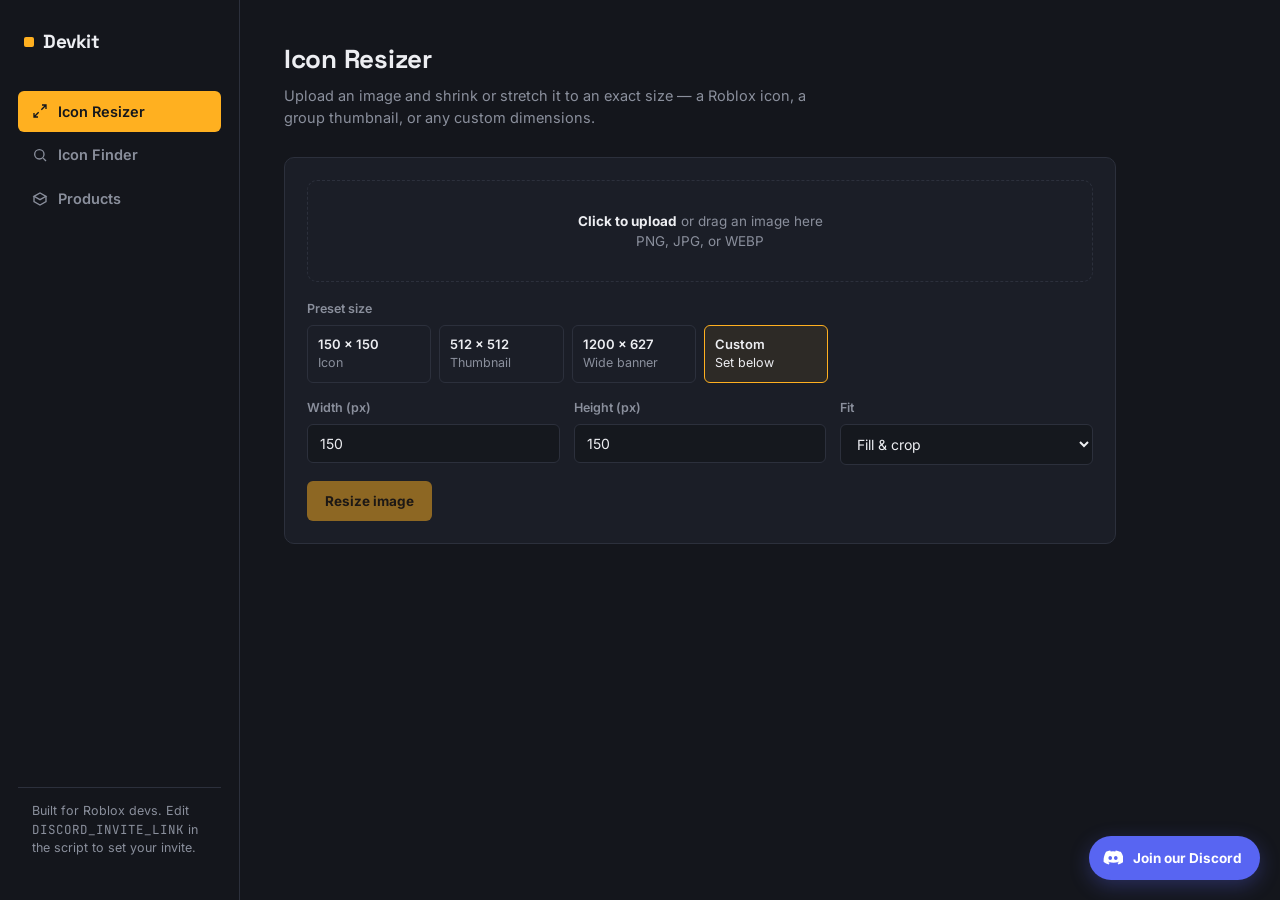
<file: index (1).html>
<!DOCTYPE html>
<html lang="en">
<head>
<meta charset="UTF-8">
<meta name="viewport" content="width=device-width, initial-scale=1.0">
<title>Devkit — Roblox Icon & Product Tools</title>
<link rel="preconnect" href="https://fonts.googleapis.com">
<link rel="preconnect" href="https://fonts.gstatic.com" crossorigin>
<link href="https://fonts.googleapis.com/css2?family=Space+Grotesk:wght@500;600;700&family=Inter:wght@400;500;600&family=JetBrains+Mono:wght@500&display=swap" rel="stylesheet">
<style>
  :root{
    --bg: #14161c;
    --surface: #1b1e27;
    --surface-2: #23273233;
    --border: #2c303c;
    --text: #edeef2;
    --muted: #8a8f9c;
    --amber: #ffb020;
    --amber-dim: #7a5b1a;
    --discord: #5865f2;
    --danger: #e5484d;
    --radius-sm: 6px;
    --radius-md: 10px;
  }

  *{ box-sizing: border-box; }
  html{ scroll-behavior: smooth; }
  body{
    margin:0;
    background: var(--bg);
    color: var(--text);
    font-family: 'Inter', system-ui, sans-serif;
    line-height: 1.5;
  }
  h1,h2,h3, .brand, .tab, .stat-num{
    font-family: 'Space Grotesk', system-ui, sans-serif;
  }
  code, .mono, .id-badge, input[type="number"]{
    font-family: 'JetBrains Mono', monospace;
  }

  a{ color: var(--amber); }

  /* ---------- layout shell ---------- */
  .shell{
    display:grid;
    grid-template-columns: 240px 1fr;
    min-height: 100vh;
  }
  @media (max-width: 860px){
    .shell{ grid-template-columns: 1fr; }
    .sidebar{ position: static; flex-direction:row; overflow-x:auto; height:auto; border-right:none; border-bottom:1px solid var(--border); }
    .sidebar .brand{ display:none; }
    .nav{ flex-direction:row; padding: 8px; gap:4px; }
    .tab{ white-space:nowrap; }
  }

  .sidebar{
    position: sticky;
    top:0;
    height:100vh;
    border-right:1px solid var(--border);
    display:flex;
    flex-direction:column;
    padding: 28px 18px;
  }
  .brand{
    font-size: 19px;
    font-weight:700;
    letter-spacing: -0.02em;
    display:flex;
    align-items:center;
    gap:9px;
    margin-bottom: 34px;
    padding: 0 6px;
  }
  .brand .dot{
    width:10px; height:10px;
    background: var(--amber);
    border-radius: 2px;
    flex-shrink:0;
  }
  .nav{
    display:flex;
    flex-direction:column;
    gap: 2px;
  }
  .tab{
    all: unset;
    cursor:pointer;
    padding: 10px 14px;
    border-radius: var(--radius-sm);
    color: var(--muted);
    font-size: 14.5px;
    font-weight: 600;
    display:flex;
    align-items:center;
    gap:10px;
  }
  .tab:hover{ color: var(--text); background: var(--surface); }
  .tab.active{ color: var(--bg); background: var(--amber); }
  .tab svg{ width:16px; height:16px; flex-shrink:0; }

  .sidebar-foot{
    margin-top:auto;
    padding: 14px;
    border-top:1px solid var(--border);
    font-size: 12.5px;
    color: var(--muted);
  }

  .main{
    padding: 40px 44px 90px;
    max-width: 920px;
  }
  @media (max-width: 640px){ .main{ padding: 26px 18px 90px; } }

  .page{ display:none; }
  .page.active{ display:block; animation: fadein .25s ease; }
  @keyframes fadein{ from{ opacity:0; transform: translateY(4px); } to{ opacity:1; transform:none; } }
  @media (prefers-reduced-motion: reduce){ .page.active{ animation:none; } }

  .page-head{ margin-bottom: 28px; }
  .page-head h1{ font-size: 26px; margin: 0 0 6px; letter-spacing: -0.01em; }
  .page-head p{ margin:0; color: var(--muted); font-size: 14.5px; max-width: 60ch; }

  .card{
    background: var(--surface);
    border: 1px solid var(--border);
    border-radius: var(--radius-md);
    padding: 22px;
  }
  .card + .card{ margin-top: 16px; }

  label{
    display:block;
    font-size: 12.5px;
    font-weight: 600;
    color: var(--muted);
    margin-bottom: 6px;
  }
  .field{ margin-bottom: 16px; }
  input[type="text"], input[type="number"], input[type="url"], textarea, select{
    width:100%;
    background: #10121780;
    border: 1px solid var(--border);
    color: var(--text);
    padding: 10px 12px;
    border-radius: var(--radius-sm);
    font-size: 14px;
    font-family: inherit;
  }
  textarea{ resize: vertical; min-height: 70px; }
  input:focus, textarea:focus, select:focus, button:focus-visible, .tab:focus-visible{
    outline: 2px solid var(--amber);
    outline-offset: 1px;
  }

  .row{ display:flex; gap:14px; flex-wrap:wrap; }
  .row > .field{ flex:1; min-width: 140px; }

  .btn{
    all:unset;
    cursor:pointer;
    display:inline-flex;
    align-items:center;
    gap:8px;
    background: var(--amber);
    color: #201404;
    font-weight: 700;
    font-size: 13.5px;
    padding: 10px 18px;
    border-radius: var(--radius-sm);
  }
  .btn:hover{ filter: brightness(1.08); }
  .btn.secondary{
    background: transparent;
    border: 1px solid var(--border);
    color: var(--text);
  }
  .btn.danger{ background: transparent; color: var(--danger); padding: 6px 10px; font-size:12.5px; }
  .btn.danger:hover{ background: #e5484d1a; }
  .btn:disabled{ opacity:.5; cursor:not-allowed; }

  .dropzone{
    border: 1.5px dashed var(--border);
    border-radius: var(--radius-md);
    padding: 30px 20px;
    text-align:center;
    color: var(--muted);
    font-size: 13.5px;
    cursor:pointer;
    transition: border-color .15s, background .15s;
  }
  .dropzone:hover, .dropzone.drag{ border-color: var(--amber); background: #ffb02010; }
  .dropzone strong{ color: var(--text); }

  .preset-grid{
    display:grid;
    grid-template-columns: repeat(auto-fill, minmax(120px,1fr));
    gap:8px;
    margin-bottom: 16px;
  }
  .preset{
    all:unset;
    cursor:pointer;
    border:1px solid var(--border);
    border-radius: var(--radius-sm);
    padding: 9px 10px;
    font-size: 12.5px;
    text-align:left;
    color: var(--muted);
  }
  .preset span{ display:block; color: var(--text); font-weight:600; font-size:13px; }
  .preset:hover{ border-color: var(--amber); }
  .preset.active{ border-color: var(--amber); background: #ffb02014; color: var(--text); }

  .result-box{
    display:flex;
    gap: 20px;
    align-items:flex-start;
    flex-wrap:wrap;
    margin-top: 18px;
    padding-top: 18px;
    border-top: 1px solid var(--border);
  }
  .preview-tile{
    background:
      linear-gradient(45deg, #00000030 25%, transparent 25%),
      linear-gradient(-45deg, #00000030 25%, transparent 25%),
      linear-gradient(45deg, transparent 75%, #00000030 75%),
      linear-gradient(-45deg, transparent 75%, #00000030 75%);
    background-size: 16px 16px;
    background-position: 0 0, 0 8px, 8px -8px, -8px 0px;
    background-color:#0d0f14;
    border: 1px solid var(--border);
    border-radius: var(--radius-sm);
    display:flex; align-items:center; justify-content:center;
    overflow:hidden;
    flex-shrink:0;
  }
  .preview-tile img{ display:block; max-width:100%; max-height:100%; image-rendering: pixelated; }

  .empty{
    color: var(--muted);
    font-size: 13.5px;
    text-align:center;
    padding: 30px 10px;
  }

  /* products */
  .product-grid{
    display:grid;
    grid-template-columns: repeat(auto-fill, minmax(210px,1fr));
    gap: 14px;
    margin-top: 18px;
  }
  .product{
    background: var(--surface);
    border:1px solid var(--border);
    border-radius: var(--radius-md);
    overflow:hidden;
    display:flex;
    flex-direction:column;
  }
  .product img{ width:100%; aspect-ratio:1/1; object-fit:cover; background:#10121799; }
  .product-body{ padding: 12px 14px 14px; display:flex; flex-direction:column; gap:6px; flex:1; }
  .product-body h3{ margin:0; font-size:14.5px; }
  .product-body p{ margin:0; font-size:12.5px; color: var(--muted); flex:1; }
  .product-actions{ display:flex; justify-content:space-between; align-items:center; margin-top:6px; }
  .product-actions .btn{ padding: 7px 12px; font-size:12.5px; }

  /* discord bar */
  .discord-bar{
    position: fixed;
    bottom: 20px;
    right: 20px;
    z-index: 50;
  }
  .discord-btn{
    all:unset;
    cursor:pointer;
    display:flex;
    align-items:center;
    gap:10px;
    background: var(--discord);
    color:#fff;
    padding: 12px 18px 12px 14px;
    border-radius: 999px;
    font-weight:700;
    font-size:13.5px;
    box-shadow: 0 6px 20px #5865f24d;
  }
  .discord-btn:hover{ filter:brightness(1.08); }
  .discord-btn svg{ width:20px; height:20px; flex-shrink:0; }
  @media (max-width:640px){
    .discord-bar{ position:static; margin-top: 30px; }
    .discord-btn{ width:100%; justify-content:center; }
  }

  .toast{
    position: fixed;
    bottom: 24px;
    left: 50%;
    transform: translateX(-50%) translateY(10px);
    background: var(--surface);
    border: 1px solid var(--border);
    color: var(--text);
    padding: 10px 16px;
    border-radius: var(--radius-sm);
    font-size: 13px;
    opacity:0;
    pointer-events:none;
    transition: opacity .2s, transform .2s;
    z-index: 100;
  }
  .toast.show{ opacity:1; transform: translateX(-50%) translateY(0); }

  .hint{ font-size:12px; color:var(--muted); margin-top:6px; }
</style>
</head>
<body>

<div class="shell">
  <aside class="sidebar">
    <div class="brand"><span class="dot"></span>Devkit</div>
    <nav class="nav">
      <button class="tab active" data-page="resizer">
        <svg viewBox="0 0 24 24" fill="none" stroke="currentColor" stroke-width="2"><path d="M15 3h6v6M9 21H3v-6M21 3l-7 7M3 21l7-7"/></svg>
        Icon Resizer
      </button>
      <button class="tab" data-page="finder">
        <svg viewBox="0 0 24 24" fill="none" stroke="currentColor" stroke-width="2"><circle cx="11" cy="11" r="7"/><path d="M21 21l-4.3-4.3"/></svg>
        Icon Finder
      </button>
      <button class="tab" data-page="products">
        <svg viewBox="0 0 24 24" fill="none" stroke="currentColor" stroke-width="2"><path d="M21 8l-9-5-9 5 9 5 9-5z"/><path d="M3 8v8l9 5 9-5V8"/></svg>
        Products
      </button>
    </nav>
    <div class="sidebar-foot">Built for Roblox devs. Edit <span class="mono">DISCORD_INVITE_LINK</span> in the script to set your invite.</div>
  </aside>

  <main class="main">

    <!-- ================= ICON RESIZER ================= -->
    <section class="page active" id="page-resizer">
      <div class="page-head">
        <h1>Icon Resizer</h1>
        <p>Upload an image and shrink or stretch it to an exact size — a Roblox icon, a group thumbnail, or any custom dimensions.</p>
      </div>

      <div class="card">
        <div class="dropzone" id="dropzone">
          <strong>Click to upload</strong> or drag an image here<br>PNG, JPG, or WEBP
        </div>
        <input type="file" id="fileInput" accept="image/*" style="display:none">

        <div class="field" style="margin-top:18px;">
          <label>Preset size</label>
          <div class="preset-grid" id="presetGrid">
            <button class="preset" data-w="150" data-h="150"><span>150 × 150</span>Icon</button>
            <button class="preset" data-w="512" data-h="512"><span>512 × 512</span>Thumbnail</button>
            <button class="preset" data-w="1200" data-h="627"><span>1200 × 627</span>Wide banner</button>
            <button class="preset active" data-w="0" data-h="0"><span>Custom</span>Set below</button>
          </div>
        </div>

        <div class="row">
          <div class="field">
            <label for="widthInput">Width (px)</label>
            <input type="number" id="widthInput" value="150" min="1" max="4096">
          </div>
          <div class="field">
            <label for="heightInput">Height (px)</label>
            <input type="number" id="heightInput" value="150" min="1" max="4096">
          </div>
          <div class="field">
            <label for="fitSelect">Fit</label>
            <select id="fitSelect">
              <option value="cover">Fill &amp; crop</option>
              <option value="contain">Fit inside</option>
              <option value="stretch">Stretch</option>
            </select>
          </div>
        </div>

        <button class="btn" id="resizeBtn" disabled>Resize image</button>

        <div class="result-box" id="resizeResult" style="display:none;">
          <div class="preview-tile" id="previewTile" style="width:180px; height:180px;">
            <img id="previewImg" alt="Resized preview">
          </div>
          <div>
            <p class="hint" id="resultDims" style="margin-bottom:12px;"></p>
            <button class="btn secondary" id="downloadBtn">Download PNG</button>
          </div>
        </div>
      </div>
    </section>

    <!-- ================= ICON FINDER ================= -->
    <section class="page" id="page-finder">
      <div class="page-head">
        <h1>Icon Finder</h1>
        <p>Paste a Roblox asset, decal, or image ID and it shows you the image — handy for grabbing an icon someone only gave you the ID for.</p>
      </div>

      <div class="card">
        <div class="row">
          <div class="field" style="flex:2;">
            <label for="assetIdInput">Image / asset ID</label>
            <input type="text" id="assetIdInput" placeholder="e.g. 12345678901" inputmode="numeric">
          </div>
          <div class="field">
            <label for="sizeSelect">Size</label>
            <select id="sizeSelect">
              <option value="150x150">150 × 150</option>
              <option value="256x256" selected>256 × 256</option>
              <option value="420x420">420 × 420</option>
              <option value="720x720">720 × 720</option>
            </select>
          </div>
        </div>
        <button class="btn" id="findBtn">Find image</button>
        <p class="hint">Works for asset IDs that have a completed, public thumbnail (decals, images, icons). Private, moderated, or non-image assets won't return anything.</p>

        <div class="result-box" id="finderResult" style="display:none;">
          <div class="preview-tile" id="finderTile" style="width:180px; height:180px;">
            <img id="finderImg" alt="Roblox asset preview">
          </div>
          <div>
            <p class="hint" id="finderStatus" style="margin-bottom:12px;"></p>
            <div style="display:flex; gap:8px;">
              <button class="btn secondary" id="finderDownload">Download</button>
              <button class="btn secondary" id="finderCopyLink">Copy image link</button>
            </div>
          </div>
        </div>
      </div>
    </section>

    <!-- ================= PRODUCTS ================= -->
    <section class="page" id="page-products">
      <div class="page-head">
        <h1>Products</h1>
        <p>Every gamepass for sale, in one place. This list is the same for every visitor — it's set in the site's code, not by anyone browsing it.</p>
      </div>

      <div id="productGrid" class="product-grid"></div>
      <p class="empty" id="productEmpty">No products yet — add some in the <span class="mono">PRODUCTS</span> list in the script.</p>
    </section>

  </main>
</div>

<div class="discord-bar">
  <button class="discord-btn" id="discordBtn">
    <svg viewBox="0 0 24 24" fill="currentColor"><path d="M20.32 4.37a19.8 19.8 0 0 0-4.9-1.52.07.07 0 0 0-.08.04c-.21.38-.45.87-.61 1.26a18.3 18.3 0 0 0-5.48 0 12.6 12.6 0 0 0-.62-1.26.08.08 0 0 0-.08-.04c-1.7.29-3.36.8-4.9 1.52a.07.07 0 0 0-.03.03C1.24 8.6.42 12.7.8 16.75a.08.08 0 0 0 .03.06 19.9 19.9 0 0 0 5.99 3.03.08.08 0 0 0 .08-.03c.46-.63.87-1.3 1.23-2a.08.08 0 0 0-.04-.11 13.1 13.1 0 0 1-1.87-.89.08.08 0 0 1 0-.13c.13-.1.25-.2.37-.3a.07.07 0 0 1 .08 0c3.93 1.8 8.18 1.8 12.06 0a.07.07 0 0 1 .08 0c.12.1.24.2.37.3a.08.08 0 0 1 0 .13c-.6.35-1.22.65-1.87.89a.08.08 0 0 0-.04.11c.36.7.78 1.37 1.23 2a.08.08 0 0 0 .08.03 19.8 19.8 0 0 0 6-3.03.08.08 0 0 0 .03-.06c.46-4.68-.77-8.75-3.24-12.35a.06.06 0 0 0-.03-.03ZM8.68 14.3c-1.18 0-2.15-1.08-2.15-2.42 0-1.33.95-2.42 2.15-2.42 1.21 0 2.17 1.1 2.15 2.42 0 1.34-.95 2.42-2.15 2.42Zm6.65 0c-1.18 0-2.15-1.08-2.15-2.42 0-1.33.95-2.42 2.15-2.42 1.21 0 2.17 1.1 2.15 2.42 0 1.34-.94 2.42-2.15 2.42Z"/></svg>
    Join our Discord
  </button>
</div>

<div class="toast" id="toast"></div>

<script>
/* ======================================================
   EDIT THIS to your own Discord invite link:
   ====================================================== */
const DISCORD_INVITE_LINK = "https://discord.gg/your-invite-here";

/* ---------------- tab navigation ---------------- */
document.querySelectorAll(".tab").forEach(tab=>{
  tab.addEventListener("click", ()=>{
    document.querySelectorAll(".tab").forEach(t=>t.classList.remove("active"));
    document.querySelectorAll(".page").forEach(p=>p.classList.remove("active"));
    tab.classList.add("active");
    document.getElementById("page-"+tab.dataset.page).classList.add("active");
  });
});

/* ---------------- toast helper ---------------- */
function toast(msg){
  const el = document.getElementById("toast");
  el.textContent = msg;
  el.classList.add("show");
  clearTimeout(toast._t);
  toast._t = setTimeout(()=> el.classList.remove("show"), 2200);
}

/* ---------------- discord button ---------------- */
document.getElementById("discordBtn").addEventListener("click", ()=>{
  window.open(DISCORD_INVITE_LINK, "_blank", "noopener");
});

/* ================= ICON RESIZER ================= */
const dropzone = document.getElementById("dropzone");
const fileInput = document.getElementById("fileInput");
const widthInput = document.getElementById("widthInput");
const heightInput = document.getElementById("heightInput");
const fitSelect = document.getElementById("fitSelect");
const resizeBtn = document.getElementById("resizeBtn");
const presetGrid = document.getElementById("presetGrid");
let sourceImage = null;
let resizedDataUrl = null;

dropzone.addEventListener("click", ()=> fileInput.click());
["dragover","dragenter"].forEach(evt=>{
  dropzone.addEventListener(evt, e=>{ e.preventDefault(); dropzone.classList.add("drag"); });
});
["dragleave","drop"].forEach(evt=>{
  dropzone.addEventListener(evt, e=>{ e.preventDefault(); dropzone.classList.remove("drag"); });
});
dropzone.addEventListener("drop", e=>{
  const f = e.dataTransfer.files[0];
  if(f) loadImageFile(f);
});
fileInput.addEventListener("change", e=>{
  if(e.target.files[0]) loadImageFile(e.target.files[0]);
});

function loadImageFile(file){
  if(!file.type.startsWith("image/")){ toast("That's not an image file"); return; }
  const reader = new FileReader();
  reader.onload = ()=>{
    const img = new Image();
    img.onload = ()=>{
      sourceImage = img;
      dropzone.innerHTML = `<strong>${file.name}</strong> loaded — click to choose a different image`;
      resizeBtn.disabled = false;
    };
    img.src = reader.result;
  };
  reader.readAsDataURL(file);
}

presetGrid.querySelectorAll(".preset").forEach(btn=>{
  btn.addEventListener("click", ()=>{
    presetGrid.querySelectorAll(".preset").forEach(b=>b.classList.remove("active"));
    btn.classList.add("active");
    const w = parseInt(btn.dataset.w), h = parseInt(btn.dataset.h);
    if(w && h){ widthInput.value = w; heightInput.value = h; }
  });
});

resizeBtn.addEventListener("click", ()=>{
  if(!sourceImage) return;
  const w = Math.max(1, parseInt(widthInput.value) || 150);
  const h = Math.max(1, parseInt(heightInput.value) || 150);
  const fit = fitSelect.value;

  const canvas = document.createElement("canvas");
  canvas.width = w; canvas.height = h;
  const ctx = canvas.getContext("2d");

  if(fit === "stretch"){
    ctx.drawImage(sourceImage, 0, 0, w, h);
  } else {
    const srcRatio = sourceImage.width / sourceImage.height;
    const dstRatio = w / h;
    let sx=0, sy=0, sw=sourceImage.width, sh=sourceImage.height;
    let dx=0, dy=0, dw=w, dh=h;

    if(fit === "cover"){
      if(srcRatio > dstRatio){
        sw = sourceImage.height * dstRatio;
        sx = (sourceImage.width - sw) / 2;
      } else {
        sh = sourceImage.width / dstRatio;
        sy = (sourceImage.height - sh) / 2;
      }
    } else { // contain
      if(srcRatio > dstRatio){
        dh = w / srcRatio; dy = (h - dh) / 2;
      } else {
        dw = h * srcRatio; dx = (w - dw) / 2;
      }
    }
    ctx.drawImage(sourceImage, sx, sy, sw, sh, dx, dy, dw, dh);
  }

  resizedDataUrl = canvas.toDataURL("image/png");
  document.getElementById("previewImg").src = resizedDataUrl;
  document.getElementById("previewTile").style.width = Math.min(220, w) + "px";
  document.getElementById("previewTile").style.height = Math.min(220, h) + "px";
  document.getElementById("resultDims").textContent = `${w} × ${h}px, PNG`;
  document.getElementById("resizeResult").style.display = "flex";
});

document.getElementById("downloadBtn").addEventListener("click", ()=>{
  if(!resizedDataUrl) return;
  const a = document.createElement("a");
  a.href = resizedDataUrl;
  a.download = `icon-${widthInput.value}x${heightInput.value}.png`;
  a.click();
});

/* ================= ICON FINDER =================
   Roblox retired the old direct-image thumbnail link. Thumbnails now
   come from thumbnails.roblox.com, which returns JSON (not an image)
   and doesn't allow browser pages to call it directly (no CORS
   headers) — so this goes through a small public CORS proxy to read
   that JSON, then displays the real image URL it contains.
================================================= */
document.getElementById("findBtn").addEventListener("click", async ()=>{
  const id = document.getElementById("assetIdInput").value.trim();
  if(!/^\d+$/.test(id)){ toast("Enter a numeric asset ID"); return; }
  const size = document.getElementById("sizeSelect").value; // e.g. "256x256"

  const img = document.getElementById("finderImg");
  const status = document.getElementById("finderStatus");
  const findBtn = document.getElementById("findBtn");
  status.textContent = "Looking it up…";
  img.removeAttribute("src");
  delete img.dataset.url;
  document.getElementById("finderResult").style.display = "flex";
  findBtn.disabled = true;

  const apiUrl = `https://thumbnails.roblox.com/v1/assets?assetIds=${id}&size=${size}&format=Png&isCircular=false`;
  const proxyUrl = `https://api.allorigins.win/raw?url=${encodeURIComponent(apiUrl)}`;

  try{
    const res = await fetch(proxyUrl);
    if(!res.ok) throw new Error("bad response");
    const data = await res.json();
    const item = data && data.data && data.data[0];

    if(!item || item.state !== "Completed" || !item.imageUrl){
      status.textContent = item && item.state === "Blocked"
        ? "That asset has been moderated and has no public image."
        : "Couldn't load that ID — it may be private or not an image asset.";
      findBtn.disabled = false;
      return;
    }

    img.onload = ()=>{ status.textContent = `Asset ${id} — ${size}px`; };
    img.onerror = ()=>{ status.textContent = "Found it, but the image itself failed to load."; };
    img.src = item.imageUrl;
    img.dataset.url = item.imageUrl;
  } catch(err){
    status.textContent = "Lookup failed — the lookup service may be temporarily down. Try again in a moment.";
  } finally {
    findBtn.disabled = false;
  }
});

document.getElementById("finderDownload").addEventListener("click", ()=>{
  const url = document.getElementById("finderImg").dataset.url;
  if(!url) return;
  const a = document.createElement("a");
  a.href = url;
  a.download = "roblox-asset.png";
  a.target = "_blank";
  a.click();
});
document.getElementById("finderCopyLink").addEventListener("click", ()=>{
  const url = document.getElementById("finderImg").dataset.url;
  if(!url) return;
  navigator.clipboard.writeText(url).then(()=> toast("Link copied"));
});

/* ================= PRODUCTS =================
   This is the ONLY place products come from — visitors can't add,
   edit, or remove anything here. To change what's listed, edit this
   array, then save, commit, and push to GitHub.

   Each product needs:
     name : text shown as the title
     link : the gamepass URL (opens in a new tab)
     img  : image URL — a Roblox thumbnail link works great, e.g.
            https://www.roblox.com/asset-thumbnail/image?assetId=YOUR_ID&width=420&height=420&format=png
     desc : a short description (optional)

   Add a new product by copying one of the blocks below and pasting
   another one after it (don't forget the comma between entries).
================================================= */
const PRODUCTS = [
  // {
  //   name: "VIP Access",
  //   link: "https://www.roblox.com/game-pass/00000000/VIP",
  //   img: "https://www.roblox.com/asset-thumbnail/image?assetId=00000000&width=420&height=420&format=png",
  //   desc: "Skip the line, get a VIP badge, and unlock the VIP-only room."
  // },
];

function renderProducts(){
  const list = PRODUCTS;
  const grid = document.getElementById("productGrid");
  const empty = document.getElementById("productEmpty");
  grid.innerHTML = "";
  empty.style.display = list.length ? "none" : "block";
  list.forEach((p, i)=>{
    const card = document.createElement("div");
    card.className = "product";
    card.innerHTML = `
      <img src="${escapeAttr(p.img || '')}" alt="${escapeAttr(p.name)}" onerror="this.style.opacity=0.3">
      <div class="product-body">
        <h3>${escapeHtml(p.name)}</h3>
        <p>${escapeHtml(p.desc || '')}</p>
        <div class="product-actions">
          <a class="btn secondary" href="${escapeAttr(p.link)}" target="_blank" rel="noopener">View gamepass</a>
        </div>
      </div>`;
    grid.appendChild(card);
  });
}
function escapeHtml(s){ return (s||"").replace(/[&<>"']/g, c=>({'&':'&amp;','<':'&lt;','>':'&gt;','"':'&quot;',"'":'&#39;'}[c])); }
function escapeAttr(s){ return escapeHtml(s); }

renderProducts();
</script>
</body>
</html>
</file>
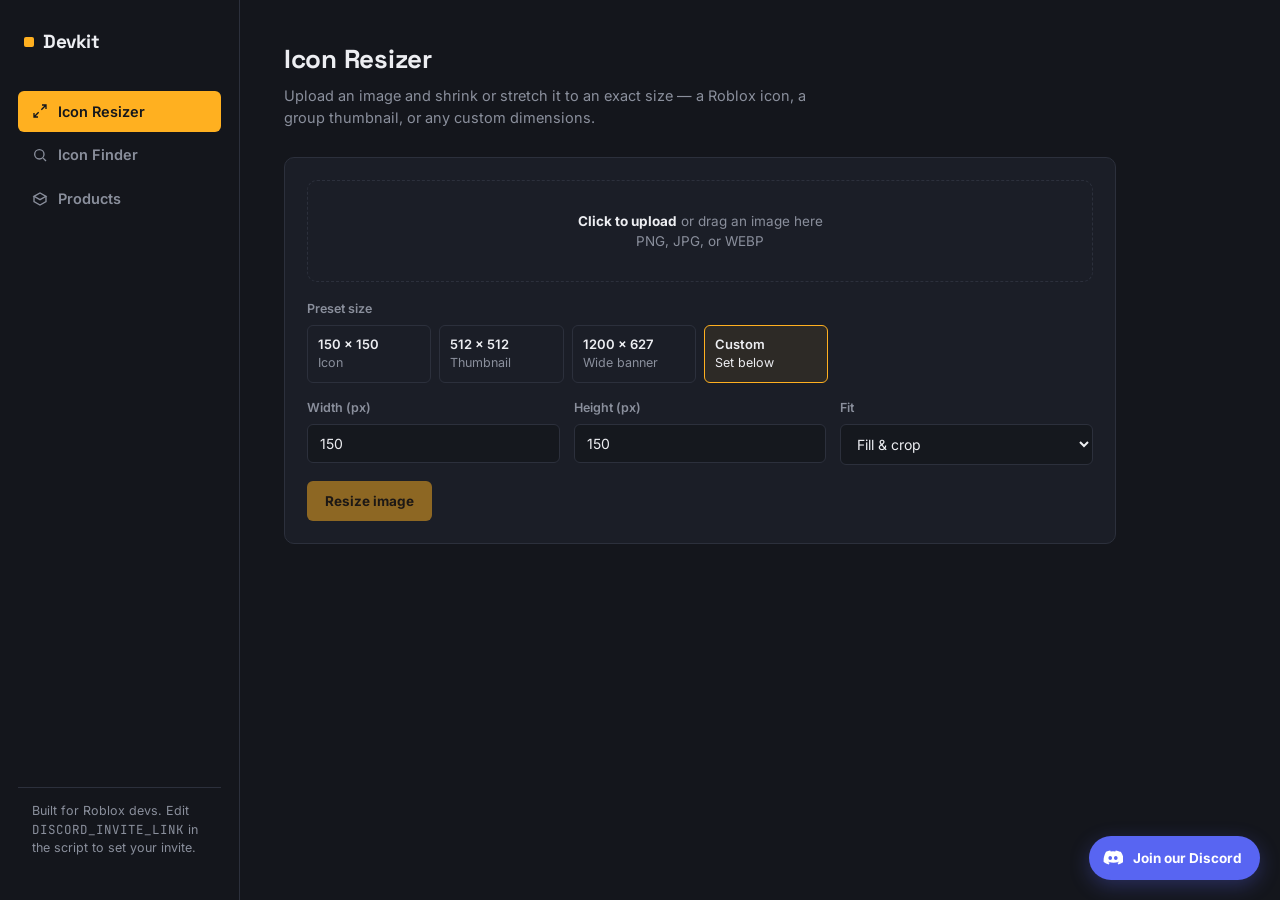
<file: index (2).html>
<!DOCTYPE html>
<html lang="en">
<head>
<meta charset="UTF-8">
<meta name="viewport" content="width=device-width, initial-scale=1.0">
<title>Devkit — Roblox Icon & Product Tools</title>
<link rel="preconnect" href="https://fonts.googleapis.com">
<link rel="preconnect" href="https://fonts.gstatic.com" crossorigin>
<link href="https://fonts.googleapis.com/css2?family=Space+Grotesk:wght@500;600;700&family=Inter:wght@400;500;600&family=JetBrains+Mono:wght@500&display=swap" rel="stylesheet">
<style>
  :root{
    --bg: #14161c;
    --surface: #1b1e27;
    --surface-2: #23273233;
    --border: #2c303c;
    --text: #edeef2;
    --muted: #8a8f9c;
    --amber: #ffb020;
    --amber-dim: #7a5b1a;
    --discord: #5865f2;
    --danger: #e5484d;
    --radius-sm: 6px;
    --radius-md: 10px;
  }

  *{ box-sizing: border-box; }
  html{ scroll-behavior: smooth; }
  body{
    margin:0;
    background: var(--bg);
    color: var(--text);
    font-family: 'Inter', system-ui, sans-serif;
    line-height: 1.5;
  }
  h1,h2,h3, .brand, .tab, .stat-num{
    font-family: 'Space Grotesk', system-ui, sans-serif;
  }
  code, .mono, .id-badge, input[type="number"]{
    font-family: 'JetBrains Mono', monospace;
  }

  a{ color: var(--amber); }

  /* ---------- layout shell ---------- */
  .shell{
    display:grid;
    grid-template-columns: 240px 1fr;
    min-height: 100vh;
  }
  @media (max-width: 860px){
    .shell{ grid-template-columns: 1fr; }
    .sidebar{ position: static; flex-direction:row; overflow-x:auto; height:auto; border-right:none; border-bottom:1px solid var(--border); }
    .sidebar .brand{ display:none; }
    .nav{ flex-direction:row; padding: 8px; gap:4px; }
    .tab{ white-space:nowrap; }
  }

  .sidebar{
    position: sticky;
    top:0;
    height:100vh;
    border-right:1px solid var(--border);
    display:flex;
    flex-direction:column;
    padding: 28px 18px;
  }
  .brand{
    font-size: 19px;
    font-weight:700;
    letter-spacing: -0.02em;
    display:flex;
    align-items:center;
    gap:9px;
    margin-bottom: 34px;
    padding: 0 6px;
  }
  .brand .dot{
    width:10px; height:10px;
    background: var(--amber);
    border-radius: 2px;
    flex-shrink:0;
  }
  .nav{
    display:flex;
    flex-direction:column;
    gap: 2px;
  }
  .tab{
    all: unset;
    cursor:pointer;
    padding: 10px 14px;
    border-radius: var(--radius-sm);
    color: var(--muted);
    font-size: 14.5px;
    font-weight: 600;
    display:flex;
    align-items:center;
    gap:10px;
  }
  .tab:hover{ color: var(--text); background: var(--surface); }
  .tab.active{ color: var(--bg); background: var(--amber); }
  .tab svg{ width:16px; height:16px; flex-shrink:0; }

  .sidebar-foot{
    margin-top:auto;
    padding: 14px;
    border-top:1px solid var(--border);
    font-size: 12.5px;
    color: var(--muted);
  }

  .main{
    padding: 40px 44px 90px;
    max-width: 920px;
  }
  @media (max-width: 640px){ .main{ padding: 26px 18px 90px; } }

  .page{ display:none; }
  .page.active{ display:block; animation: fadein .25s ease; }
  @keyframes fadein{ from{ opacity:0; transform: translateY(4px); } to{ opacity:1; transform:none; } }
  @media (prefers-reduced-motion: reduce){ .page.active{ animation:none; } }

  .page-head{ margin-bottom: 28px; }
  .page-head h1{ font-size: 26px; margin: 0 0 6px; letter-spacing: -0.01em; }
  .page-head p{ margin:0; color: var(--muted); font-size: 14.5px; max-width: 60ch; }

  .card{
    background: var(--surface);
    border: 1px solid var(--border);
    border-radius: var(--radius-md);
    padding: 22px;
  }
  .card + .card{ margin-top: 16px; }

  label{
    display:block;
    font-size: 12.5px;
    font-weight: 600;
    color: var(--muted);
    margin-bottom: 6px;
  }
  .field{ margin-bottom: 16px; }
  input[type="text"], input[type="number"], input[type="url"], textarea, select{
    width:100%;
    background: #10121780;
    border: 1px solid var(--border);
    color: var(--text);
    padding: 10px 12px;
    border-radius: var(--radius-sm);
    font-size: 14px;
    font-family: inherit;
  }
  textarea{ resize: vertical; min-height: 70px; }
  input:focus, textarea:focus, select:focus, button:focus-visible, .tab:focus-visible{
    outline: 2px solid var(--amber);
    outline-offset: 1px;
  }

  .row{ display:flex; gap:14px; flex-wrap:wrap; }
  .row > .field{ flex:1; min-width: 140px; }

  .btn{
    all:unset;
    cursor:pointer;
    display:inline-flex;
    align-items:center;
    gap:8px;
    background: var(--amber);
    color: #201404;
    font-weight: 700;
    font-size: 13.5px;
    padding: 10px 18px;
    border-radius: var(--radius-sm);
  }
  .btn:hover{ filter: brightness(1.08); }
  .btn.secondary{
    background: transparent;
    border: 1px solid var(--border);
    color: var(--text);
  }
  .btn.danger{ background: transparent; color: var(--danger); padding: 6px 10px; font-size:12.5px; }
  .btn.danger:hover{ background: #e5484d1a; }
  .btn:disabled{ opacity:.5; cursor:not-allowed; }

  .dropzone{
    border: 1.5px dashed var(--border);
    border-radius: var(--radius-md);
    padding: 30px 20px;
    text-align:center;
    color: var(--muted);
    font-size: 13.5px;
    cursor:pointer;
    transition: border-color .15s, background .15s;
  }
  .dropzone:hover, .dropzone.drag{ border-color: var(--amber); background: #ffb02010; }
  .dropzone strong{ color: var(--text); }

  .preset-grid{
    display:grid;
    grid-template-columns: repeat(auto-fill, minmax(120px,1fr));
    gap:8px;
    margin-bottom: 16px;
  }
  .preset{
    all:unset;
    cursor:pointer;
    border:1px solid var(--border);
    border-radius: var(--radius-sm);
    padding: 9px 10px;
    font-size: 12.5px;
    text-align:left;
    color: var(--muted);
  }
  .preset span{ display:block; color: var(--text); font-weight:600; font-size:13px; }
  .preset:hover{ border-color: var(--amber); }
  .preset.active{ border-color: var(--amber); background: #ffb02014; color: var(--text); }

  .result-box{
    display:flex;
    gap: 20px;
    align-items:flex-start;
    flex-wrap:wrap;
    margin-top: 18px;
    padding-top: 18px;
    border-top: 1px solid var(--border);
  }
  .preview-tile{
    background:
      linear-gradient(45deg, #00000030 25%, transparent 25%),
      linear-gradient(-45deg, #00000030 25%, transparent 25%),
      linear-gradient(45deg, transparent 75%, #00000030 75%),
      linear-gradient(-45deg, transparent 75%, #00000030 75%);
    background-size: 16px 16px;
    background-position: 0 0, 0 8px, 8px -8px, -8px 0px;
    background-color:#0d0f14;
    border: 1px solid var(--border);
    border-radius: var(--radius-sm);
    display:flex; align-items:center; justify-content:center;
    overflow:hidden;
    flex-shrink:0;
  }
  .preview-tile img{ display:block; max-width:100%; max-height:100%; image-rendering: pixelated; }

  .empty{
    color: var(--muted);
    font-size: 13.5px;
    text-align:center;
    padding: 30px 10px;
  }

  /* products */
  .product-grid{
    display:grid;
    grid-template-columns: repeat(auto-fill, minmax(210px,1fr));
    gap: 14px;
    margin-top: 18px;
  }
  .product{
    background: var(--surface);
    border:1px solid var(--border);
    border-radius: var(--radius-md);
    overflow:hidden;
    display:flex;
    flex-direction:column;
  }
  .product img{ width:100%; aspect-ratio:1/1; object-fit:cover; background:#10121799; }
  .product-body{ padding: 12px 14px 14px; display:flex; flex-direction:column; gap:6px; flex:1; }
  .product-body h3{ margin:0; font-size:14.5px; }
  .product-body p{ margin:0; font-size:12.5px; color: var(--muted); flex:1; }
  .product-actions{ display:flex; justify-content:space-between; align-items:center; margin-top:6px; }
  .product-actions .btn{ padding: 7px 12px; font-size:12.5px; }

  /* discord bar */
  .discord-bar{
    position: fixed;
    bottom: 20px;
    right: 20px;
    z-index: 50;
  }
  .discord-btn{
    all:unset;
    cursor:pointer;
    display:flex;
    align-items:center;
    gap:10px;
    background: var(--discord);
    color:#fff;
    padding: 12px 18px 12px 14px;
    border-radius: 999px;
    font-weight:700;
    font-size:13.5px;
    box-shadow: 0 6px 20px #5865f24d;
  }
  .discord-btn:hover{ filter:brightness(1.08); }
  .discord-btn svg{ width:20px; height:20px; flex-shrink:0; }
  @media (max-width:640px){
    .discord-bar{ position:static; margin-top: 30px; }
    .discord-btn{ width:100%; justify-content:center; }
  }

  .toast{
    position: fixed;
    bottom: 24px;
    left: 50%;
    transform: translateX(-50%) translateY(10px);
    background: var(--surface);
    border: 1px solid var(--border);
    color: var(--text);
    padding: 10px 16px;
    border-radius: var(--radius-sm);
    font-size: 13px;
    opacity:0;
    pointer-events:none;
    transition: opacity .2s, transform .2s;
    z-index: 100;
  }
  .toast.show{ opacity:1; transform: translateX(-50%) translateY(0); }

  .hint{ font-size:12px; color:var(--muted); margin-top:6px; }
</style>
</head>
<body>

<div class="shell">
  <aside class="sidebar">
    <div class="brand"><span class="dot"></span>Devkit</div>
    <nav class="nav">
      <button class="tab active" data-page="resizer">
        <svg viewBox="0 0 24 24" fill="none" stroke="currentColor" stroke-width="2"><path d="M15 3h6v6M9 21H3v-6M21 3l-7 7M3 21l7-7"/></svg>
        Icon Resizer
      </button>
      <button class="tab" data-page="finder">
        <svg viewBox="0 0 24 24" fill="none" stroke="currentColor" stroke-width="2"><circle cx="11" cy="11" r="7"/><path d="M21 21l-4.3-4.3"/></svg>
        Icon Finder
      </button>
      <button class="tab" data-page="products">
        <svg viewBox="0 0 24 24" fill="none" stroke="currentColor" stroke-width="2"><path d="M21 8l-9-5-9 5 9 5 9-5z"/><path d="M3 8v8l9 5 9-5V8"/></svg>
        Products
      </button>
    </nav>
    <div class="sidebar-foot">Built for Roblox devs. Edit <span class="mono">DISCORD_INVITE_LINK</span> in the script to set your invite.</div>
  </aside>

  <main class="main">

    <!-- ================= ICON RESIZER ================= -->
    <section class="page active" id="page-resizer">
      <div class="page-head">
        <h1>Icon Resizer</h1>
        <p>Upload an image and shrink or stretch it to an exact size — a Roblox icon, a group thumbnail, or any custom dimensions.</p>
      </div>

      <div class="card">
        <div class="dropzone" id="dropzone">
          <strong>Click to upload</strong> or drag an image here<br>PNG, JPG, or WEBP
        </div>
        <input type="file" id="fileInput" accept="image/*" style="display:none">

        <div class="field" style="margin-top:18px;">
          <label>Preset size</label>
          <div class="preset-grid" id="presetGrid">
            <button class="preset" data-w="150" data-h="150"><span>150 × 150</span>Icon</button>
            <button class="preset" data-w="512" data-h="512"><span>512 × 512</span>Thumbnail</button>
            <button class="preset" data-w="1200" data-h="627"><span>1200 × 627</span>Wide banner</button>
            <button class="preset active" data-w="0" data-h="0"><span>Custom</span>Set below</button>
          </div>
        </div>

        <div class="row">
          <div class="field">
            <label for="widthInput">Width (px)</label>
            <input type="number" id="widthInput" value="150" min="1" max="4096">
          </div>
          <div class="field">
            <label for="heightInput">Height (px)</label>
            <input type="number" id="heightInput" value="150" min="1" max="4096">
          </div>
          <div class="field">
            <label for="fitSelect">Fit</label>
            <select id="fitSelect">
              <option value="cover">Fill &amp; crop</option>
              <option value="contain">Fit inside</option>
              <option value="stretch">Stretch</option>
            </select>
          </div>
        </div>

        <button class="btn" id="resizeBtn" disabled>Resize image</button>

        <div class="result-box" id="resizeResult" style="display:none;">
          <div class="preview-tile" id="previewTile" style="width:180px; height:180px;">
            <img id="previewImg" alt="Resized preview">
          </div>
          <div>
            <p class="hint" id="resultDims" style="margin-bottom:12px;"></p>
            <button class="btn secondary" id="downloadBtn">Download PNG</button>
          </div>
        </div>
      </div>
    </section>

    <!-- ================= ICON FINDER ================= -->
    <section class="page" id="page-finder">
      <div class="page-head">
        <h1>Icon Finder</h1>
        <p>Paste a Roblox asset, decal, or image ID and it shows you the image — handy for grabbing an icon someone only gave you the ID for.</p>
      </div>

      <div class="card">
        <div class="row">
          <div class="field" style="flex:2;">
            <label for="assetIdInput">Image / asset ID</label>
            <input type="text" id="assetIdInput" placeholder="e.g. 12345678901" inputmode="numeric">
          </div>
          <div class="field">
            <label for="sizeSelect">Size</label>
            <select id="sizeSelect">
              <option value="150x150">150 × 150</option>
              <option value="256x256" selected>256 × 256</option>
              <option value="420x420">420 × 420</option>
              <option value="720x720">720 × 720</option>
            </select>
          </div>
        </div>
        <button class="btn" id="findBtn">Find image</button>
        <p class="hint">Works for asset IDs that have a completed, public thumbnail (decals, images, icons). Private, moderated, or non-image assets won't return anything.</p>

        <div class="result-box" id="finderResult" style="display:none;">
          <div class="preview-tile" id="finderTile" style="width:180px; height:180px;">
            <img id="finderImg" alt="Roblox asset preview">
          </div>
          <div>
            <p class="hint" id="finderStatus" style="margin-bottom:12px;"></p>
            <div style="display:flex; gap:8px;">
              <button class="btn secondary" id="finderDownload">Download</button>
              <button class="btn secondary" id="finderCopyLink">Copy image link</button>
            </div>
          </div>
        </div>
      </div>
    </section>

    <!-- ================= PRODUCTS ================= -->
    <section class="page" id="page-products">
      <div class="page-head">
        <h1>Products</h1>
        <p>Every gamepass for sale, in one place. This list is the same for every visitor — it's set in the site's code, not by anyone browsing it.</p>
      </div>

      <div id="productGrid" class="product-grid"></div>
      <p class="empty" id="productEmpty">No products yet — add some in the <span class="mono">PRODUCTS</span> list in the script.</p>
    </section>

  </main>
</div>

<div class="discord-bar">
  <button class="discord-btn" id="discordBtn">
    <svg viewBox="0 0 24 24" fill="currentColor"><path d="M20.32 4.37a19.8 19.8 0 0 0-4.9-1.52.07.07 0 0 0-.08.04c-.21.38-.45.87-.61 1.26a18.3 18.3 0 0 0-5.48 0 12.6 12.6 0 0 0-.62-1.26.08.08 0 0 0-.08-.04c-1.7.29-3.36.8-4.9 1.52a.07.07 0 0 0-.03.03C1.24 8.6.42 12.7.8 16.75a.08.08 0 0 0 .03.06 19.9 19.9 0 0 0 5.99 3.03.08.08 0 0 0 .08-.03c.46-.63.87-1.3 1.23-2a.08.08 0 0 0-.04-.11 13.1 13.1 0 0 1-1.87-.89.08.08 0 0 1 0-.13c.13-.1.25-.2.37-.3a.07.07 0 0 1 .08 0c3.93 1.8 8.18 1.8 12.06 0a.07.07 0 0 1 .08 0c.12.1.24.2.37.3a.08.08 0 0 1 0 .13c-.6.35-1.22.65-1.87.89a.08.08 0 0 0-.04.11c.36.7.78 1.37 1.23 2a.08.08 0 0 0 .08.03 19.8 19.8 0 0 0 6-3.03.08.08 0 0 0 .03-.06c.46-4.68-.77-8.75-3.24-12.35a.06.06 0 0 0-.03-.03ZM8.68 14.3c-1.18 0-2.15-1.08-2.15-2.42 0-1.33.95-2.42 2.15-2.42 1.21 0 2.17 1.1 2.15 2.42 0 1.34-.95 2.42-2.15 2.42Zm6.65 0c-1.18 0-2.15-1.08-2.15-2.42 0-1.33.95-2.42 2.15-2.42 1.21 0 2.17 1.1 2.15 2.42 0 1.34-.94 2.42-2.15 2.42Z"/></svg>
    Join our Discord
  </button>
</div>

<div class="toast" id="toast"></div>

<script>
/* ======================================================
   EDIT THIS to your own Discord invite link:
   ====================================================== */
const DISCORD_INVITE_LINK = "https://discord.gg/your-invite-here";

/* ---------------- tab navigation ---------------- */
document.querySelectorAll(".tab").forEach(tab=>{
  tab.addEventListener("click", ()=>{
    document.querySelectorAll(".tab").forEach(t=>t.classList.remove("active"));
    document.querySelectorAll(".page").forEach(p=>p.classList.remove("active"));
    tab.classList.add("active");
    document.getElementById("page-"+tab.dataset.page).classList.add("active");
  });
});

/* ---------------- toast helper ---------------- */
function toast(msg){
  const el = document.getElementById("toast");
  el.textContent = msg;
  el.classList.add("show");
  clearTimeout(toast._t);
  toast._t = setTimeout(()=> el.classList.remove("show"), 2200);
}

/* ---------------- discord button ---------------- */
document.getElementById("discordBtn").addEventListener("click", ()=>{
  window.open(DISCORD_INVITE_LINK, "_blank", "noopener");
});

/* ================= ICON RESIZER ================= */
const dropzone = document.getElementById("dropzone");
const fileInput = document.getElementById("fileInput");
const widthInput = document.getElementById("widthInput");
const heightInput = document.getElementById("heightInput");
const fitSelect = document.getElementById("fitSelect");
const resizeBtn = document.getElementById("resizeBtn");
const presetGrid = document.getElementById("presetGrid");
let sourceImage = null;
let resizedDataUrl = null;

dropzone.addEventListener("click", ()=> fileInput.click());
["dragover","dragenter"].forEach(evt=>{
  dropzone.addEventListener(evt, e=>{ e.preventDefault(); dropzone.classList.add("drag"); });
});
["dragleave","drop"].forEach(evt=>{
  dropzone.addEventListener(evt, e=>{ e.preventDefault(); dropzone.classList.remove("drag"); });
});
dropzone.addEventListener("drop", e=>{
  const f = e.dataTransfer.files[0];
  if(f) loadImageFile(f);
});
fileInput.addEventListener("change", e=>{
  if(e.target.files[0]) loadImageFile(e.target.files[0]);
});

function loadImageFile(file){
  if(!file.type.startsWith("image/")){ toast("That's not an image file"); return; }
  const reader = new FileReader();
  reader.onload = ()=>{
    const img = new Image();
    img.onload = ()=>{
      sourceImage = img;
      dropzone.innerHTML = `<strong>${file.name}</strong> loaded — click to choose a different image`;
      resizeBtn.disabled = false;
    };
    img.src = reader.result;
  };
  reader.readAsDataURL(file);
}

presetGrid.querySelectorAll(".preset").forEach(btn=>{
  btn.addEventListener("click", ()=>{
    presetGrid.querySelectorAll(".preset").forEach(b=>b.classList.remove("active"));
    btn.classList.add("active");
    const w = parseInt(btn.dataset.w), h = parseInt(btn.dataset.h);
    if(w && h){ widthInput.value = w; heightInput.value = h; }
  });
});

resizeBtn.addEventListener("click", ()=>{
  if(!sourceImage) return;
  const w = Math.max(1, parseInt(widthInput.value) || 150);
  const h = Math.max(1, parseInt(heightInput.value) || 150);
  const fit = fitSelect.value;

  const canvas = document.createElement("canvas");
  canvas.width = w; canvas.height = h;
  const ctx = canvas.getContext("2d");

  if(fit === "stretch"){
    ctx.drawImage(sourceImage, 0, 0, w, h);
  } else {
    const srcRatio = sourceImage.width / sourceImage.height;
    const dstRatio = w / h;
    let sx=0, sy=0, sw=sourceImage.width, sh=sourceImage.height;
    let dx=0, dy=0, dw=w, dh=h;

    if(fit === "cover"){
      if(srcRatio > dstRatio){
        sw = sourceImage.height * dstRatio;
        sx = (sourceImage.width - sw) / 2;
      } else {
        sh = sourceImage.width / dstRatio;
        sy = (sourceImage.height - sh) / 2;
      }
    } else { // contain
      if(srcRatio > dstRatio){
        dh = w / srcRatio; dy = (h - dh) / 2;
      } else {
        dw = h * srcRatio; dx = (w - dw) / 2;
      }
    }
    ctx.drawImage(sourceImage, sx, sy, sw, sh, dx, dy, dw, dh);
  }

  resizedDataUrl = canvas.toDataURL("image/png");
  document.getElementById("previewImg").src = resizedDataUrl;
  document.getElementById("previewTile").style.width = Math.min(220, w) + "px";
  document.getElementById("previewTile").style.height = Math.min(220, h) + "px";
  document.getElementById("resultDims").textContent = `${w} × ${h}px, PNG`;
  document.getElementById("resizeResult").style.display = "flex";
});

document.getElementById("downloadBtn").addEventListener("click", ()=>{
  if(!resizedDataUrl) return;
  const a = document.createElement("a");
  a.href = resizedDataUrl;
  a.download = `icon-${widthInput.value}x${heightInput.value}.png`;
  a.click();
});

/* ================= ICON FINDER =================
   Roblox retired the old direct-image thumbnail link. Thumbnails now
   come from thumbnails.roblox.com, which returns JSON (not an image)
   and doesn't allow browser pages to call it directly (no CORS
   headers) — so this goes through small public CORS proxies to read
   that JSON, then displays the real image URL it contains. A couple
   of different proxies are tried in order in case one is slow or
   temporarily down.
================================================= */
function withTimeout(promise, ms){
  return Promise.race([
    promise,
    new Promise((_, reject)=> setTimeout(()=> reject(new Error("timeout")), ms))
  ]);
}

async function fetchViaProxies(targetUrl){
  const proxies = [
    u => `https://api.allorigins.win/raw?url=${encodeURIComponent(u)}`,
    u => `https://api.codetabs.com/v1/proxy?quest=${encodeURIComponent(u)}`,
    u => `https://corsproxy.io/?url=${encodeURIComponent(u)}`,
  ];
  let lastError = null;
  for(const buildProxyUrl of proxies){
    try{
      const res = await withTimeout(fetch(buildProxyUrl(targetUrl)), 7000);
      if(!res.ok) throw new Error("bad response " + res.status);
      const data = await res.json();
      return data;
    } catch(err){
      lastError = err;
      // try the next proxy
    }
  }
  throw lastError || new Error("all proxies failed");
}

document.getElementById("findBtn").addEventListener("click", async ()=>{
  const id = document.getElementById("assetIdInput").value.trim();
  if(!/^\d+$/.test(id)){ toast("Enter a numeric asset ID"); return; }
  const size = document.getElementById("sizeSelect").value; // e.g. "256x256"

  const img = document.getElementById("finderImg");
  const status = document.getElementById("finderStatus");
  const findBtn = document.getElementById("findBtn");
  status.textContent = "Looking it up…";
  img.removeAttribute("src");
  delete img.dataset.url;
  document.getElementById("finderResult").style.display = "flex";
  findBtn.disabled = true;

  const apiUrl = `https://thumbnails.roblox.com/v1/assets?assetIds=${id}&size=${size}&format=Png&isCircular=false`;

  try{
    const data = await fetchViaProxies(apiUrl);
    const item = data && data.data && data.data[0];

    if(!item || item.state !== "Completed" || !item.imageUrl){
      status.textContent = item && item.state === "Blocked"
        ? "That asset has been moderated and has no public image."
        : "Couldn't load that ID — it may be private or not an image asset.";
      findBtn.disabled = false;
      return;
    }

    img.onload = ()=>{ status.textContent = `Asset ${id} — ${size}px`; };
    img.onerror = ()=>{ status.textContent = "Found it, but the image itself failed to load."; };
    img.src = item.imageUrl;
    img.dataset.url = item.imageUrl;
  } catch(err){
    status.textContent = "Lookup failed — the lookup services may be temporarily unavailable. Try again shortly.";
  } finally {
    findBtn.disabled = false;
  }
});

document.getElementById("finderDownload").addEventListener("click", ()=>{
  const url = document.getElementById("finderImg").dataset.url;
  if(!url) return;
  const a = document.createElement("a");
  a.href = url;
  a.download = "roblox-asset.png";
  a.target = "_blank";
  a.click();
});
document.getElementById("finderCopyLink").addEventListener("click", ()=>{
  const url = document.getElementById("finderImg").dataset.url;
  if(!url) return;
  navigator.clipboard.writeText(url).then(()=> toast("Link copied"));
});

/* ================= PRODUCTS =================
   This is the ONLY place products come from — visitors can't add,
   edit, or remove anything here. To change what's listed, edit this
   array, then save, commit, and push to GitHub.

   Each product needs:
     name : text shown as the title
     link : the gamepass URL (opens in a new tab)
     img  : image URL — a Roblox thumbnail link works great, e.g.
            https://www.roblox.com/asset-thumbnail/image?assetId=YOUR_ID&width=420&height=420&format=png
     desc : a short description (optional)

   Add a new product by copying one of the blocks below and pasting
   another one after it (don't forget the comma between entries).
================================================= */
const PRODUCTS = [
  // {
  //   name: "VIP Access",
  //   link: "https://www.roblox.com/game-pass/00000000/VIP",
  //   img: "https://www.roblox.com/asset-thumbnail/image?assetId=00000000&width=420&height=420&format=png",
  //   desc: "Skip the line, get a VIP badge, and unlock the VIP-only room."
  // },
];

function renderProducts(){
  const list = PRODUCTS;
  const grid = document.getElementById("productGrid");
  const empty = document.getElementById("productEmpty");
  grid.innerHTML = "";
  empty.style.display = list.length ? "none" : "block";
  list.forEach((p, i)=>{
    const card = document.createElement("div");
    card.className = "product";
    card.innerHTML = `
      <img src="${escapeAttr(p.img || '')}" alt="${escapeAttr(p.name)}" onerror="this.style.opacity=0.3">
      <div class="product-body">
        <h3>${escapeHtml(p.name)}</h3>
        <p>${escapeHtml(p.desc || '')}</p>
        <div class="product-actions">
          <a class="btn secondary" href="${escapeAttr(p.link)}" target="_blank" rel="noopener">View gamepass</a>
        </div>
      </div>`;
    grid.appendChild(card);
  });
}
function escapeHtml(s){ return (s||"").replace(/[&<>"']/g, c=>({'&':'&amp;','<':'&lt;','>':'&gt;','"':'&quot;',"'":'&#39;'}[c])); }
function escapeAttr(s){ return escapeHtml(s); }

renderProducts();
</script>
</body>
</html>
</file>
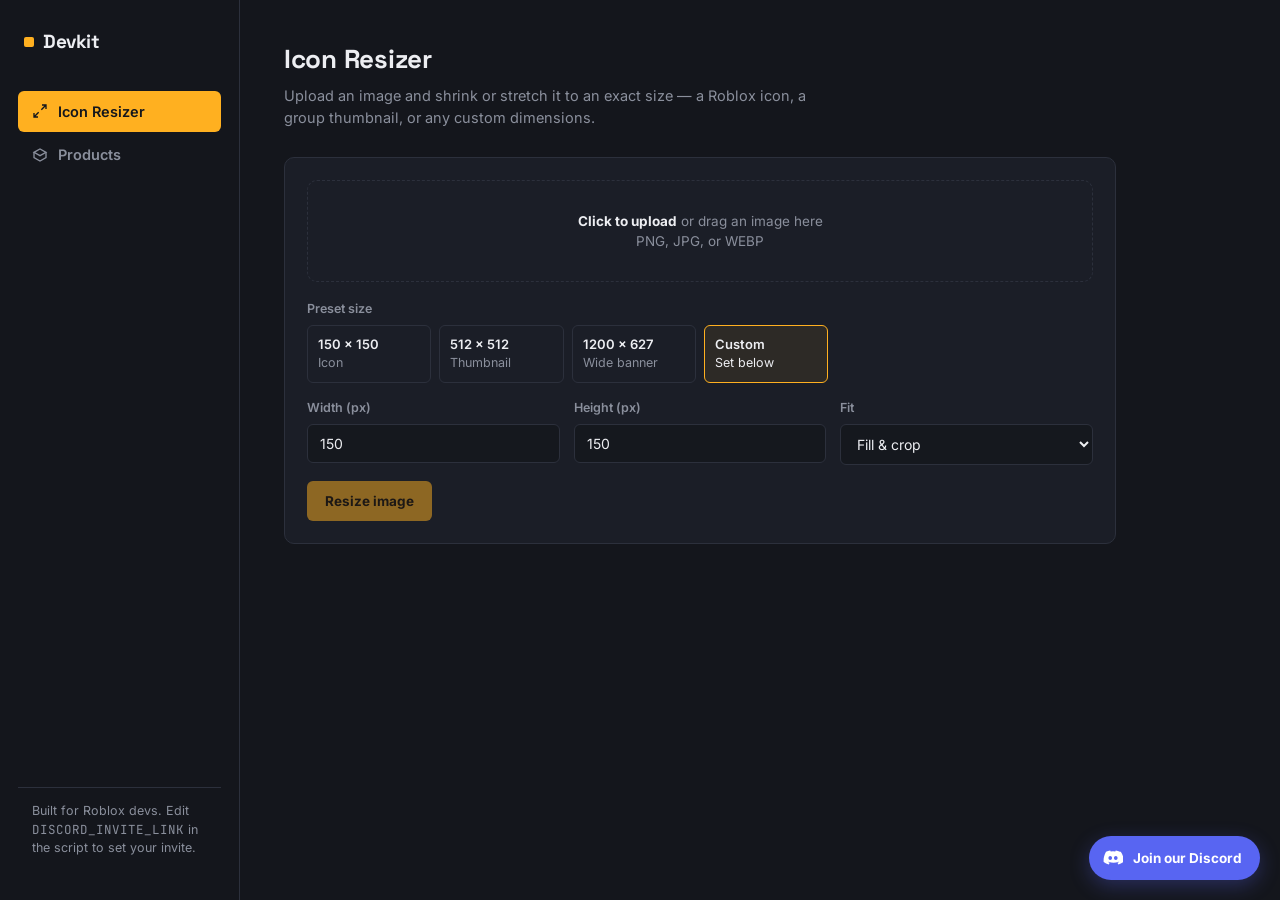
<file: index (3).html>
<!DOCTYPE html>
<html lang="en">
<head>
<meta charset="UTF-8">
<meta name="viewport" content="width=device-width, initial-scale=1.0">
<title>Devkit — Roblox Icon & Product Tools</title>
<link rel="preconnect" href="https://fonts.googleapis.com">
<link rel="preconnect" href="https://fonts.gstatic.com" crossorigin>
<link href="https://fonts.googleapis.com/css2?family=Space+Grotesk:wght@500;600;700&family=Inter:wght@400;500;600&family=JetBrains+Mono:wght@500&display=swap" rel="stylesheet">
<style>
  :root{
    --bg: #14161c;
    --surface: #1b1e27;
    --surface-2: #23273233;
    --border: #2c303c;
    --text: #edeef2;
    --muted: #8a8f9c;
    --amber: #ffb020;
    --amber-dim: #7a5b1a;
    --discord: #5865f2;
    --danger: #e5484d;
    --radius-sm: 6px;
    --radius-md: 10px;
  }

  *{ box-sizing: border-box; }
  html{ scroll-behavior: smooth; }
  body{
    margin:0;
    background: var(--bg);
    color: var(--text);
    font-family: 'Inter', system-ui, sans-serif;
    line-height: 1.5;
  }
  h1,h2,h3, .brand, .tab, .stat-num{
    font-family: 'Space Grotesk', system-ui, sans-serif;
  }
  code, .mono, .id-badge, input[type="number"]{
    font-family: 'JetBrains Mono', monospace;
  }

  a{ color: var(--amber); }

  /* ---------- layout shell ---------- */
  .shell{
    display:grid;
    grid-template-columns: 240px 1fr;
    min-height: 100vh;
  }
  @media (max-width: 860px){
    .shell{ grid-template-columns: 1fr; }
    .sidebar{ position: static; flex-direction:row; overflow-x:auto; height:auto; border-right:none; border-bottom:1px solid var(--border); }
    .sidebar .brand{ display:none; }
    .nav{ flex-direction:row; padding: 8px; gap:4px; }
    .tab{ white-space:nowrap; }
  }

  .sidebar{
    position: sticky;
    top:0;
    height:100vh;
    border-right:1px solid var(--border);
    display:flex;
    flex-direction:column;
    padding: 28px 18px;
  }
  .brand{
    font-size: 19px;
    font-weight:700;
    letter-spacing: -0.02em;
    display:flex;
    align-items:center;
    gap:9px;
    margin-bottom: 34px;
    padding: 0 6px;
  }
  .brand .dot{
    width:10px; height:10px;
    background: var(--amber);
    border-radius: 2px;
    flex-shrink:0;
  }
  .nav{
    display:flex;
    flex-direction:column;
    gap: 2px;
  }
  .tab{
    all: unset;
    cursor:pointer;
    padding: 10px 14px;
    border-radius: var(--radius-sm);
    color: var(--muted);
    font-size: 14.5px;
    font-weight: 600;
    display:flex;
    align-items:center;
    gap:10px;
  }
  .tab:hover{ color: var(--text); background: var(--surface); }
  .tab.active{ color: var(--bg); background: var(--amber); }
  .tab svg{ width:16px; height:16px; flex-shrink:0; }

  .sidebar-foot{
    margin-top:auto;
    padding: 14px;
    border-top:1px solid var(--border);
    font-size: 12.5px;
    color: var(--muted);
  }

  .main{
    padding: 40px 44px 90px;
    max-width: 920px;
  }
  @media (max-width: 640px){ .main{ padding: 26px 18px 90px; } }

  .page{ display:none; }
  .page.active{ display:block; animation: fadein .25s ease; }
  @keyframes fadein{ from{ opacity:0; transform: translateY(4px); } to{ opacity:1; transform:none; } }
  @media (prefers-reduced-motion: reduce){ .page.active{ animation:none; } }

  .page-head{ margin-bottom: 28px; }
  .page-head h1{ font-size: 26px; margin: 0 0 6px; letter-spacing: -0.01em; }
  .page-head p{ margin:0; color: var(--muted); font-size: 14.5px; max-width: 60ch; }

  .card{
    background: var(--surface);
    border: 1px solid var(--border);
    border-radius: var(--radius-md);
    padding: 22px;
  }
  .card + .card{ margin-top: 16px; }

  label{
    display:block;
    font-size: 12.5px;
    font-weight: 600;
    color: var(--muted);
    margin-bottom: 6px;
  }
  .field{ margin-bottom: 16px; }
  input[type="text"], input[type="number"], input[type="url"], textarea, select{
    width:100%;
    background: #10121780;
    border: 1px solid var(--border);
    color: var(--text);
    padding: 10px 12px;
    border-radius: var(--radius-sm);
    font-size: 14px;
    font-family: inherit;
  }
  textarea{ resize: vertical; min-height: 70px; }
  input:focus, textarea:focus, select:focus, button:focus-visible, .tab:focus-visible{
    outline: 2px solid var(--amber);
    outline-offset: 1px;
  }

  .row{ display:flex; gap:14px; flex-wrap:wrap; }
  .row > .field{ flex:1; min-width: 140px; }

  .btn{
    all:unset;
    cursor:pointer;
    display:inline-flex;
    align-items:center;
    gap:8px;
    background: var(--amber);
    color: #201404;
    font-weight: 700;
    font-size: 13.5px;
    padding: 10px 18px;
    border-radius: var(--radius-sm);
  }
  .btn:hover{ filter: brightness(1.08); }
  .btn.secondary{
    background: transparent;
    border: 1px solid var(--border);
    color: var(--text);
  }
  .btn.danger{ background: transparent; color: var(--danger); padding: 6px 10px; font-size:12.5px; }
  .btn.danger:hover{ background: #e5484d1a; }
  .btn:disabled{ opacity:.5; cursor:not-allowed; }

  .dropzone{
    border: 1.5px dashed var(--border);
    border-radius: var(--radius-md);
    padding: 30px 20px;
    text-align:center;
    color: var(--muted);
    font-size: 13.5px;
    cursor:pointer;
    transition: border-color .15s, background .15s;
  }
  .dropzone:hover, .dropzone.drag{ border-color: var(--amber); background: #ffb02010; }
  .dropzone strong{ color: var(--text); }

  .preset-grid{
    display:grid;
    grid-template-columns: repeat(auto-fill, minmax(120px,1fr));
    gap:8px;
    margin-bottom: 16px;
  }
  .preset{
    all:unset;
    cursor:pointer;
    border:1px solid var(--border);
    border-radius: var(--radius-sm);
    padding: 9px 10px;
    font-size: 12.5px;
    text-align:left;
    color: var(--muted);
  }
  .preset span{ display:block; color: var(--text); font-weight:600; font-size:13px; }
  .preset:hover{ border-color: var(--amber); }
  .preset.active{ border-color: var(--amber); background: #ffb02014; color: var(--text); }

  .result-box{
    display:flex;
    gap: 20px;
    align-items:flex-start;
    flex-wrap:wrap;
    margin-top: 18px;
    padding-top: 18px;
    border-top: 1px solid var(--border);
  }
  .preview-tile{
    background:
      linear-gradient(45deg, #00000030 25%, transparent 25%),
      linear-gradient(-45deg, #00000030 25%, transparent 25%),
      linear-gradient(45deg, transparent 75%, #00000030 75%),
      linear-gradient(-45deg, transparent 75%, #00000030 75%);
    background-size: 16px 16px;
    background-position: 0 0, 0 8px, 8px -8px, -8px 0px;
    background-color:#0d0f14;
    border: 1px solid var(--border);
    border-radius: var(--radius-sm);
    display:flex; align-items:center; justify-content:center;
    overflow:hidden;
    flex-shrink:0;
  }
  .preview-tile img{ display:block; max-width:100%; max-height:100%; image-rendering: pixelated; }

  .empty{
    color: var(--muted);
    font-size: 13.5px;
    text-align:center;
    padding: 30px 10px;
  }

  /* products */
  .product-grid{
    display:grid;
    grid-template-columns: repeat(auto-fill, minmax(210px,1fr));
    gap: 14px;
    margin-top: 18px;
  }
  .product{
    background: var(--surface);
    border:1px solid var(--border);
    border-radius: var(--radius-md);
    overflow:hidden;
    display:flex;
    flex-direction:column;
  }
  .product img, .product video{ width:100%; aspect-ratio:1/1; object-fit:cover; background:#10121799; display:block; }
  .product-body{ padding: 12px 14px 14px; display:flex; flex-direction:column; gap:6px; flex:1; }
  .product-body .title-row{ display:flex; justify-content:space-between; align-items:baseline; gap:8px; }
  .product-body h3{ margin:0; font-size:14.5px; }
  .product-body .price{ font-size:12.5px; font-weight:700; color: var(--amber); white-space:nowrap; }
  .product-body p{ margin:0; font-size:12.5px; color: var(--muted); flex:1; }
  .product-actions{ display:flex; justify-content:space-between; align-items:center; margin-top:6px; }
  .product-actions .btn{ padding: 7px 12px; font-size:12.5px; }

  /* discord bar */
  .discord-bar{
    position: fixed;
    bottom: 20px;
    right: 20px;
    z-index: 50;
  }
  .discord-btn{
    all:unset;
    cursor:pointer;
    display:flex;
    align-items:center;
    gap:10px;
    background: var(--discord);
    color:#fff;
    padding: 12px 18px 12px 14px;
    border-radius: 999px;
    font-weight:700;
    font-size:13.5px;
    box-shadow: 0 6px 20px #5865f24d;
  }
  .discord-btn:hover{ filter:brightness(1.08); }
  .discord-btn svg{ width:20px; height:20px; flex-shrink:0; }
  @media (max-width:640px){
    .discord-bar{ position:static; margin-top: 30px; }
    .discord-btn{ width:100%; justify-content:center; }
  }

  .toast{
    position: fixed;
    bottom: 24px;
    left: 50%;
    transform: translateX(-50%) translateY(10px);
    background: var(--surface);
    border: 1px solid var(--border);
    color: var(--text);
    padding: 10px 16px;
    border-radius: var(--radius-sm);
    font-size: 13px;
    opacity:0;
    pointer-events:none;
    transition: opacity .2s, transform .2s;
    z-index: 100;
  }
  .toast.show{ opacity:1; transform: translateX(-50%) translateY(0); }

  .hint{ font-size:12px; color:var(--muted); margin-top:6px; }
</style>
</head>
<body>

<div class="shell">
  <aside class="sidebar">
    <div class="brand"><span class="dot"></span>Devkit</div>
    <nav class="nav">
      <button class="tab active" data-page="resizer">
        <svg viewBox="0 0 24 24" fill="none" stroke="currentColor" stroke-width="2"><path d="M15 3h6v6M9 21H3v-6M21 3l-7 7M3 21l7-7"/></svg>
        Icon Resizer
      </button>
      <button class="tab" data-page="products">
        <svg viewBox="0 0 24 24" fill="none" stroke="currentColor" stroke-width="2"><path d="M21 8l-9-5-9 5 9 5 9-5z"/><path d="M3 8v8l9 5 9-5V8"/></svg>
        Products
      </button>
    </nav>
    <div class="sidebar-foot">Built for Roblox devs. Edit <span class="mono">DISCORD_INVITE_LINK</span> in the script to set your invite.</div>
  </aside>

  <main class="main">

    <!-- ================= ICON RESIZER ================= -->
    <section class="page active" id="page-resizer">
      <div class="page-head">
        <h1>Icon Resizer</h1>
        <p>Upload an image and shrink or stretch it to an exact size — a Roblox icon, a group thumbnail, or any custom dimensions.</p>
      </div>

      <div class="card">
        <div class="dropzone" id="dropzone">
          <strong>Click to upload</strong> or drag an image here<br>PNG, JPG, or WEBP
        </div>
        <input type="file" id="fileInput" accept="image/*" style="display:none">

        <div class="field" style="margin-top:18px;">
          <label>Preset size</label>
          <div class="preset-grid" id="presetGrid">
            <button class="preset" data-w="150" data-h="150"><span>150 × 150</span>Icon</button>
            <button class="preset" data-w="512" data-h="512"><span>512 × 512</span>Thumbnail</button>
            <button class="preset" data-w="1200" data-h="627"><span>1200 × 627</span>Wide banner</button>
            <button class="preset active" data-w="0" data-h="0"><span>Custom</span>Set below</button>
          </div>
        </div>

        <div class="row">
          <div class="field">
            <label for="widthInput">Width (px)</label>
            <input type="number" id="widthInput" value="150" min="1" max="4096">
          </div>
          <div class="field">
            <label for="heightInput">Height (px)</label>
            <input type="number" id="heightInput" value="150" min="1" max="4096">
          </div>
          <div class="field">
            <label for="fitSelect">Fit</label>
            <select id="fitSelect">
              <option value="cover">Fill &amp; crop</option>
              <option value="contain">Fit inside</option>
              <option value="stretch">Stretch</option>
            </select>
          </div>
        </div>

        <button class="btn" id="resizeBtn" disabled>Resize image</button>

        <div class="result-box" id="resizeResult" style="display:none;">
          <div class="preview-tile" id="previewTile" style="width:180px; height:180px;">
            <img id="previewImg" alt="Resized preview">
          </div>
          <div>
            <p class="hint" id="resultDims" style="margin-bottom:12px;"></p>
            <button class="btn secondary" id="downloadBtn">Download PNG</button>
          </div>
        </div>
      </div>
    </section>

    <!-- ================= PRODUCTS ================= -->
    <section class="page" id="page-products">
      <div class="page-head">
        <h1>Products</h1>
        <p>Every gamepass for sale, in one place. This list is the same for every visitor — it's set in the site's code, not by anyone browsing it.</p>
      </div>

      <div id="productGrid" class="product-grid"></div>
      <p class="empty" id="productEmpty">No products yet — add some in the <span class="mono">PRODUCTS</span> list in the script.</p>
    </section>

  </main>
</div>

<div class="discord-bar">
  <button class="discord-btn" id="discordBtn">
    <svg viewBox="0 0 24 24" fill="currentColor"><path d="M20.32 4.37a19.8 19.8 0 0 0-4.9-1.52.07.07 0 0 0-.08.04c-.21.38-.45.87-.61 1.26a18.3 18.3 0 0 0-5.48 0 12.6 12.6 0 0 0-.62-1.26.08.08 0 0 0-.08-.04c-1.7.29-3.36.8-4.9 1.52a.07.07 0 0 0-.03.03C1.24 8.6.42 12.7.8 16.75a.08.08 0 0 0 .03.06 19.9 19.9 0 0 0 5.99 3.03.08.08 0 0 0 .08-.03c.46-.63.87-1.3 1.23-2a.08.08 0 0 0-.04-.11 13.1 13.1 0 0 1-1.87-.89.08.08 0 0 1 0-.13c.13-.1.25-.2.37-.3a.07.07 0 0 1 .08 0c3.93 1.8 8.18 1.8 12.06 0a.07.07 0 0 1 .08 0c.12.1.24.2.37.3a.08.08 0 0 1 0 .13c-.6.35-1.22.65-1.87.89a.08.08 0 0 0-.04.11c.36.7.78 1.37 1.23 2a.08.08 0 0 0 .08.03 19.8 19.8 0 0 0 6-3.03.08.08 0 0 0 .03-.06c.46-4.68-.77-8.75-3.24-12.35a.06.06 0 0 0-.03-.03ZM8.68 14.3c-1.18 0-2.15-1.08-2.15-2.42 0-1.33.95-2.42 2.15-2.42 1.21 0 2.17 1.1 2.15 2.42 0 1.34-.95 2.42-2.15 2.42Zm6.65 0c-1.18 0-2.15-1.08-2.15-2.42 0-1.33.95-2.42 2.15-2.42 1.21 0 2.17 1.1 2.15 2.42 0 1.34-.94 2.42-2.15 2.42Z"/></svg>
    Join our Discord
  </button>
</div>

<div class="toast" id="toast"></div>

<script>
/* ======================================================
   EDIT THIS to your own Discord invite link:
   ====================================================== */
const DISCORD_INVITE_LINK = "https://discord.gg/your-invite-here";

/* ---------------- tab navigation ---------------- */
document.querySelectorAll(".tab").forEach(tab=>{
  tab.addEventListener("click", ()=>{
    document.querySelectorAll(".tab").forEach(t=>t.classList.remove("active"));
    document.querySelectorAll(".page").forEach(p=>p.classList.remove("active"));
    tab.classList.add("active");
    document.getElementById("page-"+tab.dataset.page).classList.add("active");
  });
});

/* ---------------- toast helper ---------------- */
function toast(msg){
  const el = document.getElementById("toast");
  el.textContent = msg;
  el.classList.add("show");
  clearTimeout(toast._t);
  toast._t = setTimeout(()=> el.classList.remove("show"), 2200);
}

/* ---------------- discord button ---------------- */
document.getElementById("discordBtn").addEventListener("click", ()=>{
  window.open(DISCORD_INVITE_LINK, "_blank", "noopener");
});

/* ================= ICON RESIZER ================= */
const dropzone = document.getElementById("dropzone");
const fileInput = document.getElementById("fileInput");
const widthInput = document.getElementById("widthInput");
const heightInput = document.getElementById("heightInput");
const fitSelect = document.getElementById("fitSelect");
const resizeBtn = document.getElementById("resizeBtn");
const presetGrid = document.getElementById("presetGrid");
let sourceImage = null;
let resizedDataUrl = null;

dropzone.addEventListener("click", ()=> fileInput.click());
["dragover","dragenter"].forEach(evt=>{
  dropzone.addEventListener(evt, e=>{ e.preventDefault(); dropzone.classList.add("drag"); });
});
["dragleave","drop"].forEach(evt=>{
  dropzone.addEventListener(evt, e=>{ e.preventDefault(); dropzone.classList.remove("drag"); });
});
dropzone.addEventListener("drop", e=>{
  const f = e.dataTransfer.files[0];
  if(f) loadImageFile(f);
});
fileInput.addEventListener("change", e=>{
  if(e.target.files[0]) loadImageFile(e.target.files[0]);
});

function loadImageFile(file){
  if(!file.type.startsWith("image/")){ toast("That's not an image file"); return; }
  const reader = new FileReader();
  reader.onload = ()=>{
    const img = new Image();
    img.onload = ()=>{
      sourceImage = img;
      dropzone.innerHTML = `<strong>${file.name}</strong> loaded — click to choose a different image`;
      resizeBtn.disabled = false;
    };
    img.src = reader.result;
  };
  reader.readAsDataURL(file);
}

presetGrid.querySelectorAll(".preset").forEach(btn=>{
  btn.addEventListener("click", ()=>{
    presetGrid.querySelectorAll(".preset").forEach(b=>b.classList.remove("active"));
    btn.classList.add("active");
    const w = parseInt(btn.dataset.w), h = parseInt(btn.dataset.h);
    if(w && h){ widthInput.value = w; heightInput.value = h; }
  });
});

resizeBtn.addEventListener("click", ()=>{
  if(!sourceImage) return;
  const w = Math.max(1, parseInt(widthInput.value) || 150);
  const h = Math.max(1, parseInt(heightInput.value) || 150);
  const fit = fitSelect.value;

  const canvas = document.createElement("canvas");
  canvas.width = w; canvas.height = h;
  const ctx = canvas.getContext("2d");

  if(fit === "stretch"){
    ctx.drawImage(sourceImage, 0, 0, w, h);
  } else {
    const srcRatio = sourceImage.width / sourceImage.height;
    const dstRatio = w / h;
    let sx=0, sy=0, sw=sourceImage.width, sh=sourceImage.height;
    let dx=0, dy=0, dw=w, dh=h;

    if(fit === "cover"){
      if(srcRatio > dstRatio){
        sw = sourceImage.height * dstRatio;
        sx = (sourceImage.width - sw) / 2;
      } else {
        sh = sourceImage.width / dstRatio;
        sy = (sourceImage.height - sh) / 2;
      }
    } else { // contain
      if(srcRatio > dstRatio){
        dh = w / srcRatio; dy = (h - dh) / 2;
      } else {
        dw = h * srcRatio; dx = (w - dw) / 2;
      }
    }
    ctx.drawImage(sourceImage, sx, sy, sw, sh, dx, dy, dw, dh);
  }

  resizedDataUrl = canvas.toDataURL("image/png");
  document.getElementById("previewImg").src = resizedDataUrl;
  document.getElementById("previewTile").style.width = Math.min(220, w) + "px";
  document.getElementById("previewTile").style.height = Math.min(220, h) + "px";
  document.getElementById("resultDims").textContent = `${w} × ${h}px, PNG`;
  document.getElementById("resizeResult").style.display = "flex";
});

document.getElementById("downloadBtn").addEventListener("click", ()=>{
  if(!resizedDataUrl) return;
  const a = document.createElement("a");
  a.href = resizedDataUrl;
  a.download = `icon-${widthInput.value}x${heightInput.value}.png`;
  a.click();
});

/* ================= PRODUCTS =================
   This is the ONLY place products come from — visitors can't add,
   edit, or remove anything here. To change what's listed, edit this
   array, then save, commit, and push to GitHub.

   Each product needs:
     name  : text shown as the title
     link  : the gamepass URL (opens in a new tab)
     price : text shown next to the name, e.g. "1000 Robux" (optional)
     img   : a direct image URL for the product picture. Easiest way
             to get one: open the gamepass page on roblox.com,
             right-click its icon, choose "Copy image address," and
             paste that here. Leave this out if using "video" instead.
     video : path/URL to a video file to show instead of an image —
             it autoplays muted and loops. Put the video file in a
             "videos" folder next to index.html and reference it like
             "videos/yourfile.mp4". Leave this out if using "img".
     desc  : a short description (optional)

   Add a new product by copying one of the blocks below and pasting
   another one after it (don't forget the comma between entries).
================================================= */
const PRODUCTS = [
  {
    name: "Admin Pack",
    link: "https://www.roblox.com/game-pass/0000000/Admin-Pack",
    price: "1000 Robux",
    video: "videos/admin-pack.mp4",
    desc: "Full admin commands in-game."
  },
];

function renderProducts(){
  const list = PRODUCTS;
  const grid = document.getElementById("productGrid");
  const empty = document.getElementById("productEmpty");
  grid.innerHTML = "";
  empty.style.display = list.length ? "none" : "block";
  list.forEach((p)=>{
    const card = document.createElement("div");
    card.className = "product";
    const media = p.video
      ? `<video src="${escapeAttr(p.video)}" autoplay muted loop playsinline></video>`
      : `<img src="${escapeAttr(p.img || '')}" alt="${escapeAttr(p.name)}" onerror="this.style.opacity=0.3">`;
    card.innerHTML = `
      ${media}
      <div class="product-body">
        <div class="title-row">
          <h3>${escapeHtml(p.name)}</h3>
          ${p.price ? `<span class="price">${escapeHtml(p.price)}</span>` : ""}
        </div>
        <p>${escapeHtml(p.desc || '')}</p>
        <div class="product-actions">
          <a class="btn secondary" href="${escapeAttr(p.link)}" target="_blank" rel="noopener">View gamepass</a>
        </div>
      </div>`;
    grid.appendChild(card);
  });
}
function escapeHtml(s){ return (s||"").replace(/[&<>"']/g, c=>({'&':'&amp;','<':'&lt;','>':'&gt;','"':'&quot;',"'":'&#39;'}[c])); }
function escapeAttr(s){ return escapeHtml(s); }

renderProducts();
</script>
</body>
</html>
</file>
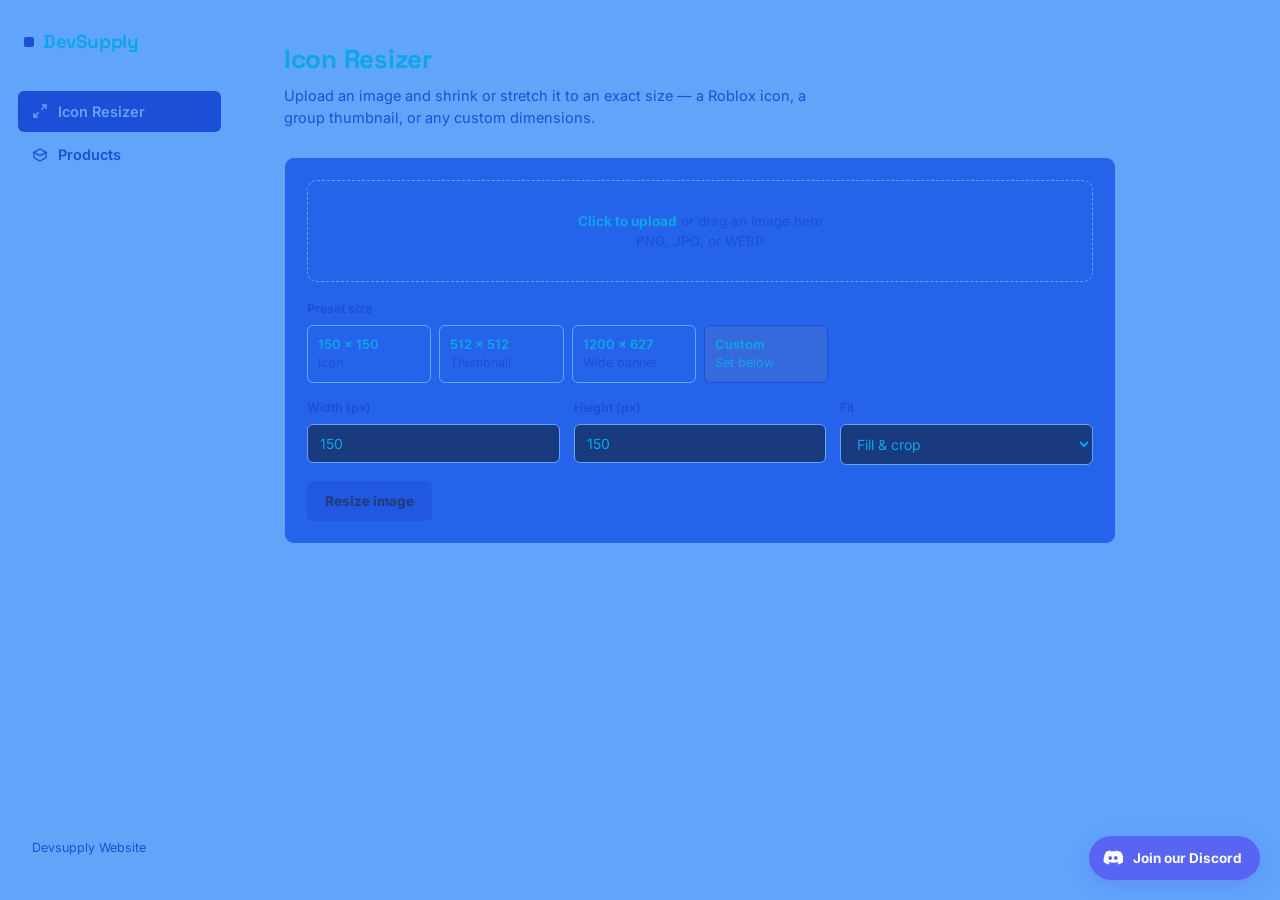
<file: index (4).html>
<!DOCTYPE html>
<html lang="en">
<head>
<meta charset="UTF-8">
<meta name="viewport" content="width=device-width, initial-scale=1.0">
<title>DevSupply</title>
<link rel="preconnect" href="https://fonts.googleapis.com">
<link rel="preconnect" href="https://fonts.gstatic.com" crossorigin>
<link href="https://fonts.googleapis.com/css2?family=Space+Grotesk:wght@500;600;700&family=Inter:wght@400;500;600&family=JetBrains+Mono:wght@500&display=swap" rel="stylesheet">
<style>
  :root{
    --bg: #60A5FA;
    --surface: #2563EB;
    --surface-2: #0EA5E9;
    --border: #60A5FA;
    --text: #0EA5E9;
    --muted: #1D4ED8;
    --amber: #1D4ED8;
    --amber-dim: #1D4ED8;
    --discord: #5865f2;
    --danger: #1D4ED8;
    --radius-sm: 6px;
    --radius-md: 10px;
  }

  *{ box-sizing: border-box; }
  html{ scroll-behavior: smooth; }
  body{
    margin:0;
    background: var(--bg);
    color: var(--text);
    font-family: 'Inter', system-ui, sans-serif;
    line-height: 1.5;
  }
  h1,h2,h3, .brand, .tab, .stat-num{
    font-family: 'Space Grotesk', system-ui, sans-serif;
  }
  code, .mono, .id-badge, input[type="number"]{
    font-family: 'JetBrains Mono', monospace;
  }

  a{ color: var(--amber); }

  /* ---------- layout shell ---------- */
  .shell{
    display:grid;
    grid-template-columns: 240px 1fr;
    min-height: 100vh;
  }
  @media (max-width: 860px){
    .shell{ grid-template-columns: 1fr; }
    .sidebar{ position: static; flex-direction:row; overflow-x:auto; height:auto; border-right:none; border-bottom:1px solid var(--border); }
    .sidebar .brand{ display:none; }
    .nav{ flex-direction:row; padding: 8px; gap:4px; }
    .tab{ white-space:nowrap; }
  }

  .sidebar{
    position: sticky;
    top:0;
    height:100vh;
    border-right:1px solid var(--border);
    display:flex;
    flex-direction:column;
    padding: 28px 18px;
  }
  .brand{
    font-size: 19px;
    font-weight:700;
    letter-spacing: -0.02em;
    display:flex;
    align-items:center;
    gap:9px;
    margin-bottom: 34px;
    padding: 0 6px;
  }
  .brand .dot{
    width:10px; height:10px;
    background: var(--amber);
    border-radius: 2px;
    flex-shrink:0;
  }
  .nav{
    display:flex;
    flex-direction:column;
    gap: 2px;
  }
  .tab{
    all: unset;
    cursor:pointer;
    padding: 10px 14px;
    border-radius: var(--radius-sm);
    color: var(--muted);
    font-size: 14.5px;
    font-weight: 600;
    display:flex;
    align-items:center;
    gap:10px;
  }
  .tab:hover{ color: var(--text); background: var(--surface); }
  .tab.active{ color: var(--bg); background: var(--amber); }
  .tab svg{ width:16px; height:16px; flex-shrink:0; }

  .sidebar-foot{
    margin-top:auto;
    padding: 14px;
    border-top:1px solid var(--border);
    font-size: 12.5px;
    color: var(--muted);
  }

  .main{
    padding: 40px 44px 90px;
    max-width: 920px;
  }
  @media (max-width: 640px){ .main{ padding: 26px 18px 90px; } }

  .page{ display:none; }
  .page.active{ display:block; animation: fadein .25s ease; }
  @keyframes fadein{ from{ opacity:0; transform: translateY(4px); } to{ opacity:1; transform:none; } }
  @media (prefers-reduced-motion: reduce){ .page.active{ animation:none; } }

  .page-head{ margin-bottom: 28px; }
  .page-head h1{ font-size: 26px; margin: 0 0 6px; letter-spacing: -0.01em; }
  .page-head p{ margin:0; color: var(--muted); font-size: 14.5px; max-width: 60ch; }

  .card{
    background: var(--surface);
    border: 1px solid var(--border);
    border-radius: var(--radius-md);
    padding: 22px;
  }
  .card + .card{ margin-top: 16px; }

  label{
    display:block;
    font-size: 12.5px;
    font-weight: 600;
    color: var(--muted);
    margin-bottom: 6px;
  }
  .field{ margin-bottom: 16px; }
  input[type="text"], input[type="number"], input[type="url"], textarea, select{
    width:100%;
    background: #10121780;
    border: 1px solid var(--border);
    color: var(--text);
    padding: 10px 12px;
    border-radius: var(--radius-sm);
    font-size: 14px;
    font-family: inherit;
  }
  textarea{ resize: vertical; min-height: 70px; }
  input:focus, textarea:focus, select:focus, button:focus-visible, .tab:focus-visible{
    outline: 2px solid var(--amber);
    outline-offset: 1px;
  }

  .row{ display:flex; gap:14px; flex-wrap:wrap; }
  .row > .field{ flex:1; min-width: 140px; }

  .btn{
    all:unset;
    cursor:pointer;
    display:inline-flex;
    align-items:center;
    gap:8px;
    background: var(--amber);
    color: #201404;
    font-weight: 700;
    font-size: 13.5px;
    padding: 10px 18px;
    border-radius: var(--radius-sm);
  }
  .btn:hover{ filter: brightness(1.08); }
  .btn.secondary{
    background: transparent;
    border: 1px solid var(--border);
    color: var(--text);
  }
  .btn.danger{ background: transparent; color: var(--danger); padding: 6px 10px; font-size:12.5px; }
  .btn.danger:hover{ background: #e5484d1a; }
  .btn:disabled{ opacity:.5; cursor:not-allowed; }

  .dropzone{
    border: 1.5px dashed var(--border);
    border-radius: var(--radius-md);
    padding: 30px 20px;
    text-align:center;
    color: var(--muted);
    font-size: 13.5px;
    cursor:pointer;
    transition: border-color .15s, background .15s;
  }
  .dropzone:hover, .dropzone.drag{ border-color: var(--amber); background: #ffb02010; }
  .dropzone strong{ color: var(--text); }

  .preset-grid{
    display:grid;
    grid-template-columns: repeat(auto-fill, minmax(120px,1fr));
    gap:8px;
    margin-bottom: 16px;
  }
  .preset{
    all:unset;
    cursor:pointer;
    border:1px solid var(--border);
    border-radius: var(--radius-sm);
    padding: 9px 10px;
    font-size: 12.5px;
    text-align:left;
    color: var(--muted);
  }
  .preset span{ display:block; color: var(--text); font-weight:600; font-size:13px; }
  .preset:hover{ border-color: var(--amber); }
  .preset.active{ border-color: var(--amber); background: #ffb02014; color: var(--text); }

  .result-box{
    display:flex;
    gap: 20px;
    align-items:flex-start;
    flex-wrap:wrap;
    margin-top: 18px;
    padding-top: 18px;
    border-top: 1px solid var(--border);
  }
  .preview-tile{
    background:
      linear-gradient(45deg, #00000030 25%, transparent 25%),
      linear-gradient(-45deg, #00000030 25%, transparent 25%),
      linear-gradient(45deg, transparent 75%, #00000030 75%),
      linear-gradient(-45deg, transparent 75%, #00000030 75%);
    background-size: 16px 16px;
    background-position: 0 0, 0 8px, 8px -8px, -8px 0px;
    background-color:#0d0f14;
    border: 1px solid var(--border);
    border-radius: var(--radius-sm);
    display:flex; align-items:center; justify-content:center;
    overflow:hidden;
    flex-shrink:0;
  }
  .preview-tile img{ display:block; max-width:100%; max-height:100%; image-rendering: pixelated; }

  .empty{
    color: var(--muted);
    font-size: 13.5px;
    text-align:center;
    padding: 30px 10px;
  }

  /* products */
  .product-grid{
    display:grid;
    grid-template-columns: repeat(auto-fill, minmax(210px,1fr));
    gap: 14px;
    margin-top: 18px;
  }
  .product{
    background: var(--surface);
    border:1px solid var(--border);
    border-radius: var(--radius-md);
    overflow:hidden;
    display:flex;
    flex-direction:column;
  }
  .product img, .product video{ width:100%; aspect-ratio:1/1; object-fit:cover; background:#10121799; display:block; }
  .product-body{ padding: 12px 14px 14px; display:flex; flex-direction:column; gap:6px; flex:1; }
  .product-body .title-row{ display:flex; justify-content:space-between; align-items:baseline; gap:8px; }
  .product-body h3{ margin:0; font-size:14.5px; }
  .product-body .price{ font-size:12.5px; font-weight:700; color: var(--amber); white-space:nowrap; }
  .product-body p{ margin:0; font-size:12.5px; color: var(--muted); flex:1; }
  .product-actions{ display:flex; justify-content:space-between; align-items:center; margin-top:6px; }
  .product-actions .btn{ padding: 7px 12px; font-size:12.5px; }

  /* discord bar */
  .discord-bar{
    position: fixed;
    bottom: 20px;
    right: 20px;
    z-index: 50;
  }
  .discord-btn{
    all:unset;
    cursor:pointer;
    display:flex;
    align-items:center;
    gap:10px;
    background: var(--discord);
    color:#fff;
    padding: 12px 18px 12px 14px;
    border-radius: 999px;
    font-weight:700;
    font-size:13.5px;
    box-shadow: 0 6px 20px #5865f24d;
  }
  .discord-btn:hover{ filter:brightness(1.08); }
  .discord-btn svg{ width:20px; height:20px; flex-shrink:0; }
  @media (max-width:640px){
    .discord-bar{ position:static; margin-top: 30px; }
    .discord-btn{ width:100%; justify-content:center; }
  }

  .toast{
    position: fixed;
    bottom: 24px;
    left: 50%;
    transform: translateX(-50%) translateY(10px);
    background: var(--surface);
    border: 1px solid var(--border);
    color: var(--text);
    padding: 10px 16px;
    border-radius: var(--radius-sm);
    font-size: 13px;
    opacity:0;
    pointer-events:none;
    transition: opacity .2s, transform .2s;
    z-index: 100;
  }
  .toast.show{ opacity:1; transform: translateX(-50%) translateY(0); }

  .hint{ font-size:12px; color:var(--muted); margin-top:6px; }
</style>
</head>
<body>

<div class="shell">
  <aside class="sidebar">
    <div class="brand"><span class="dot"></span>DevSupply</div>
    <nav class="nav">
      <button class="tab active" data-page="resizer">
        <svg viewBox="0 0 24 24" fill="none" stroke="currentColor" stroke-width="2"><path d="M15 3h6v6M9 21H3v-6M21 3l-7 7M3 21l7-7"/></svg>
        Icon Resizer
      </button>
      <button class="tab" data-page="products">
        <svg viewBox="0 0 24 24" fill="none" stroke="currentColor" stroke-width="2"><path d="M21 8l-9-5-9 5 9 5 9-5z"/><path d="M3 8v8l9 5 9-5V8"/></svg>
        Products
      </button>
    </nav>
    <div class="sidebar-foot">Devsupply Website</div>
  </aside>

  <main class="main">

    <!-- ================= ICON RESIZER ================= -->
    <section class="page active" id="page-resizer">
      <div class="page-head">
        <h1>Icon Resizer</h1>
        <p>Upload an image and shrink or stretch it to an exact size — a Roblox icon, a group thumbnail, or any custom dimensions.</p>
      </div>

      <div class="card">
        <div class="dropzone" id="dropzone">
          <strong>Click to upload</strong> or drag an image here<br>PNG, JPG, or WEBP
        </div>
        <input type="file" id="fileInput" accept="image/*" style="display:none">

        <div class="field" style="margin-top:18px;">
          <label>Preset size</label>
          <div class="preset-grid" id="presetGrid">
            <button class="preset" data-w="150" data-h="150"><span>150 × 150</span>Icon</button>
            <button class="preset" data-w="512" data-h="512"><span>512 × 512</span>Thumbnail</button>
            <button class="preset" data-w="1200" data-h="627"><span>1200 × 627</span>Wide banner</button>
            <button class="preset active" data-w="0" data-h="0"><span>Custom</span>Set below</button>
          </div>
        </div>

        <div class="row">
          <div class="field">
            <label for="widthInput">Width (px)</label>
            <input type="number" id="widthInput" value="150" min="1" max="4096">
          </div>
          <div class="field">
            <label for="heightInput">Height (px)</label>
            <input type="number" id="heightInput" value="150" min="1" max="4096">
          </div>
          <div class="field">
            <label for="fitSelect">Fit</label>
            <select id="fitSelect">
              <option value="cover">Fill &amp; crop</option>
              <option value="contain">Fit inside</option>
              <option value="stretch">Stretch</option>
            </select>
          </div>
        </div>

        <button class="btn" id="resizeBtn" disabled>Resize image</button>

        <div class="result-box" id="resizeResult" style="display:none;">
          <div class="preview-tile" id="previewTile" style="width:180px; height:180px;">
            <img id="previewImg" alt="Resized preview">
          </div>
          <div>
            <p class="hint" id="resultDims" style="margin-bottom:12px;"></p>
            <button class="btn secondary" id="downloadBtn">Download PNG</button>
          </div>
        </div>
      </div>
    </section>

    <!-- ================= PRODUCTS ================= -->
    <section class="page" id="page-products">
      <div class="page-head">
        <h1>Products</h1>
        <p>Every gamepass for sale, in one place. This list is the same for every visitor — it's set in the site's code, not by anyone browsing it.</p>
      </div>

      <div id="productGrid" class="product-grid"></div>
      <p class="empty" id="productEmpty">No products yet — add some in the <span class="mono">PRODUCTS</span> list in the script.</p>
    </section>

  </main>
</div>

<div class="discord-bar">
  <button class="discord-btn" id="discordBtn">
    <svg viewBox="0 0 24 24" fill="currentColor"><path d="M20.32 4.37a19.8 19.8 0 0 0-4.9-1.52.07.07 0 0 0-.08.04c-.21.38-.45.87-.61 1.26a18.3 18.3 0 0 0-5.48 0 12.6 12.6 0 0 0-.62-1.26.08.08 0 0 0-.08-.04c-1.7.29-3.36.8-4.9 1.52a.07.07 0 0 0-.03.03C1.24 8.6.42 12.7.8 16.75a.08.08 0 0 0 .03.06 19.9 19.9 0 0 0 5.99 3.03.08.08 0 0 0 .08-.03c.46-.63.87-1.3 1.23-2a.08.08 0 0 0-.04-.11 13.1 13.1 0 0 1-1.87-.89.08.08 0 0 1 0-.13c.13-.1.25-.2.37-.3a.07.07 0 0 1 .08 0c3.93 1.8 8.18 1.8 12.06 0a.07.07 0 0 1 .08 0c.12.1.24.2.37.3a.08.08 0 0 1 0 .13c-.6.35-1.22.65-1.87.89a.08.08 0 0 0-.04.11c.36.7.78 1.37 1.23 2a.08.08 0 0 0 .08.03 19.8 19.8 0 0 0 6-3.03.08.08 0 0 0 .03-.06c.46-4.68-.77-8.75-3.24-12.35a.06.06 0 0 0-.03-.03ZM8.68 14.3c-1.18 0-2.15-1.08-2.15-2.42 0-1.33.95-2.42 2.15-2.42 1.21 0 2.17 1.1 2.15 2.42 0 1.34-.95 2.42-2.15 2.42Zm6.65 0c-1.18 0-2.15-1.08-2.15-2.42 0-1.33.95-2.42 2.15-2.42 1.21 0 2.17 1.1 2.15 2.42 0 1.34-.94 2.42-2.15 2.42Z"/></svg>
    Join our Discord
  </button>
</div>

<div class="toast" id="toast"></div>

<script>
/* ======================================================
   EDIT THIS to your own Discord invite link:
   ====================================================== */
const DISCORD_INVITE_LINK = "https://discord.gg/TDCyQqpCRZ";

/* ---------------- tab navigation ---------------- */
document.querySelectorAll(".tab").forEach(tab=>{
  tab.addEventListener("click", ()=>{
    document.querySelectorAll(".tab").forEach(t=>t.classList.remove("active"));
    document.querySelectorAll(".page").forEach(p=>p.classList.remove("active"));
    tab.classList.add("active");
    document.getElementById("page-"+tab.dataset.page).classList.add("active");
  });
});

/* ---------------- toast helper ---------------- */
function toast(msg){
  const el = document.getElementById("toast");
  el.textContent = msg;
  el.classList.add("show");
  clearTimeout(toast._t);
  toast._t = setTimeout(()=> el.classList.remove("show"), 2200);
}

/* ---------------- discord button ---------------- */
document.getElementById("discordBtn").addEventListener("click", ()=>{
  window.open(DISCORD_INVITE_LINK, "_blank", "noopener");
});

/* ================= ICON RESIZER ================= */
const dropzone = document.getElementById("dropzone");
const fileInput = document.getElementById("fileInput");
const widthInput = document.getElementById("widthInput");
const heightInput = document.getElementById("heightInput");
const fitSelect = document.getElementById("fitSelect");
const resizeBtn = document.getElementById("resizeBtn");
const presetGrid = document.getElementById("presetGrid");
let sourceImage = null;
let resizedDataUrl = null;

dropzone.addEventListener("click", ()=> fileInput.click());
["dragover","dragenter"].forEach(evt=>{
  dropzone.addEventListener(evt, e=>{ e.preventDefault(); dropzone.classList.add("drag"); });
});
["dragleave","drop"].forEach(evt=>{
  dropzone.addEventListener(evt, e=>{ e.preventDefault(); dropzone.classList.remove("drag"); });
});
dropzone.addEventListener("drop", e=>{
  const f = e.dataTransfer.files[0];
  if(f) loadImageFile(f);
});
fileInput.addEventListener("change", e=>{
  if(e.target.files[0]) loadImageFile(e.target.files[0]);
});

function loadImageFile(file){
  if(!file.type.startsWith("image/")){ toast("That's not an image file"); return; }
  const reader = new FileReader();
  reader.onload = ()=>{
    const img = new Image();
    img.onload = ()=>{
      sourceImage = img;
      dropzone.innerHTML = `<strong>${file.name}</strong> loaded — click to choose a different image`;
      resizeBtn.disabled = false;
    };
    img.src = reader.result;
  };
  reader.readAsDataURL(file);
}

presetGrid.querySelectorAll(".preset").forEach(btn=>{
  btn.addEventListener("click", ()=>{
    presetGrid.querySelectorAll(".preset").forEach(b=>b.classList.remove("active"));
    btn.classList.add("active");
    const w = parseInt(btn.dataset.w), h = parseInt(btn.dataset.h);
    if(w && h){ widthInput.value = w; heightInput.value = h; }
  });
});

resizeBtn.addEventListener("click", ()=>{
  if(!sourceImage) return;
  const w = Math.max(1, parseInt(widthInput.value) || 150);
  const h = Math.max(1, parseInt(heightInput.value) || 150);
  const fit = fitSelect.value;

  const canvas = document.createElement("canvas");
  canvas.width = w; canvas.height = h;
  const ctx = canvas.getContext("2d");

  if(fit === "stretch"){
    ctx.drawImage(sourceImage, 0, 0, w, h);
  } else {
    const srcRatio = sourceImage.width / sourceImage.height;
    const dstRatio = w / h;
    let sx=0, sy=0, sw=sourceImage.width, sh=sourceImage.height;
    let dx=0, dy=0, dw=w, dh=h;

    if(fit === "cover"){
      if(srcRatio > dstRatio){
        sw = sourceImage.height * dstRatio;
        sx = (sourceImage.width - sw) / 2;
      } else {
        sh = sourceImage.width / dstRatio;
        sy = (sourceImage.height - sh) / 2;
      }
    } else { // contain
      if(srcRatio > dstRatio){
        dh = w / srcRatio; dy = (h - dh) / 2;
      } else {
        dw = h * srcRatio; dx = (w - dw) / 2;
      }
    }
    ctx.drawImage(sourceImage, sx, sy, sw, sh, dx, dy, dw, dh);
  }

  resizedDataUrl = canvas.toDataURL("image/png");
  document.getElementById("previewImg").src = resizedDataUrl;
  document.getElementById("previewTile").style.width = Math.min(220, w) + "px";
  document.getElementById("previewTile").style.height = Math.min(220, h) + "px";
  document.getElementById("resultDims").textContent = `${w} × ${h}px, PNG`;
  document.getElementById("resizeResult").style.display = "flex";
});

document.getElementById("downloadBtn").addEventListener("click", ()=>{
  if(!resizedDataUrl) return;
  const a = document.createElement("a");
  a.href = resizedDataUrl;
  a.download = `icon-${widthInput.value}x${heightInput.value}.png`;
  a.click();
});

/* ================= PRODUCTS =================
   This is the ONLY place products come from — visitors can't add,
   edit, or remove anything here. To change what's listed, edit this
   array, then save, commit, and push to GitHub.

   Each product needs:
     name  : text shown as the title
     link  : the gamepass URL (opens in a new tab)
     price : text shown next to the name, e.g. "1000 Robux" (optional)
     img   : a direct image URL for the product picture. Easiest way
             to get one: open the gamepass page on roblox.com,
             right-click its icon, choose "Copy image address," and
             paste that here. Leave this out if using "video" instead.
     video : a video to show instead of an image — it autoplays
             muted and loops. Easiest and most reliable option: a
             "data:video/mp4;base64,...." URI (see the entries below)
             — the video lives inside this file, so there's no
             separate file, folder, or path that can go missing when
             you upload to GitHub. Leave this out if using "img".
     desc  : a short description (optional)

   Add a new product by copying one of the blocks below and pasting
   another one after it (don't forget the comma between entries).
================================================= */
const PRODUCTS = [
  {
    name: "Admin Pack",
    link: "https://www.roblox.com/game-pass/0000000/Admin-Pack",
    price: "1000 Robux",
    video: "[data-uri]",
    desc: "Full admin commands in-game."
  },
 {
    name: "Game Pack",
    link: "https://www.roblox.com/game-pass/0000000/Admin-Pack",
    price: "750 Robux",
    video: "[data-uri]",
    desc: "Game Pack By Devyvt"
  },
];

function renderProducts(){
  const list = PRODUCTS;
  const grid = document.getElementById("productGrid");
  const empty = document.getElementById("productEmpty");
  grid.innerHTML = "";
  empty.style.display = list.length ? "none" : "block";
  list.forEach((p)=>{
    const card = document.createElement("div");
    card.className = "product";
    const media = p.video
      ? `<video src="${escapeAttr(p.video)}" autoplay muted loop playsinline></video>`
      : `<img src="${escapeAttr(p.img || '')}" alt="${escapeAttr(p.name)}" onerror="this.style.opacity=0.3">`;
    card.innerHTML = `
      ${media}
      <div class="product-body">
        <div class="title-row">
          <h3>${escapeHtml(p.name)}</h3>
          ${p.price ? `<span class="price">${escapeHtml(p.price)}</span>` : ""}
        </div>
        <p>${escapeHtml(p.desc || '')}</p>
        <div class="product-actions">
          <a class="btn secondary" href="${escapeAttr(p.link)}" target="_blank" rel="noopener">View gamepass</a>
        </div>
      </div>`;
    grid.appendChild(card);
  });
}
function escapeHtml(s){ return (s||"").replace(/[&<>"']/g, c=>({'&':'&amp;','<':'&lt;','>':'&gt;','"':'&quot;',"'":'&#39;'}[c])); }
function escapeAttr(s){ return escapeHtml(s); }

renderProducts();
</script>
</body>
</html>
</file>
